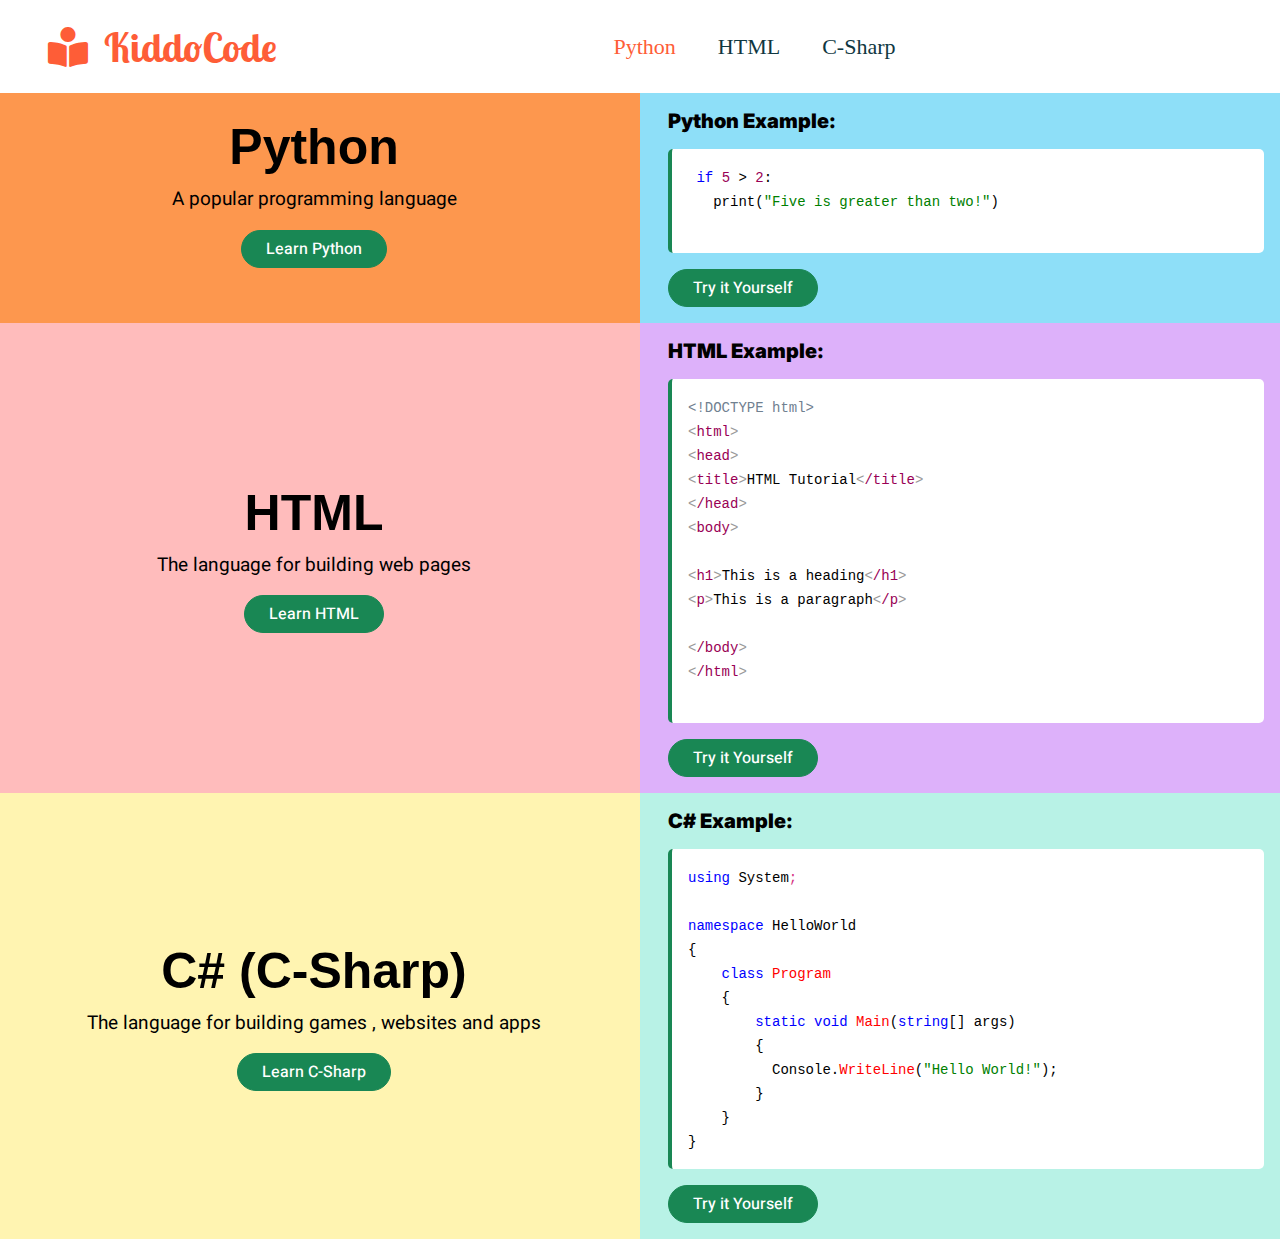
<file: courses.html>
<!DOCTYPE html>
<html lang="en">
<head>
    <meta charset="utf-8">
    <title>KiddoCode - Learning Programming Website</title>
    <meta content="width=device-width, initial-scale=1.0" name="viewport">
    <meta content="" name="keywords">
    <meta content="" name="description">

    <!-- Favicon -->
    <link href="img/favicon.ico" rel="icon">

    <!-- Google Web Fonts -->
    <link rel="preconnect" href="https://fonts.googleapis.com">
    <link rel="preconnect" href="https://fonts.gstatic.com" crossorigin>
    <link href="https://fonts.googleapis.com/css2?family=Heebo:wght@400;500;600&family=Inter:wght@600&family=Lobster+Two:wght@700&display=swap" rel="stylesheet">
    
    <!-- Icon Font Stylesheet -->
    <link href="https://cdnjs.cloudflare.com/ajax/libs/font-awesome/5.10.0/css/all.min.css" rel="stylesheet">
    <link href="https://cdn.jsdelivr.net/npm/bootstrap-icons@1.4.1/font/bootstrap-icons.css" rel="stylesheet">

    <!-- Libraries Stylesheet -->
    <link href="lib/animate/animate.min.css" rel="stylesheet">
    <link href="lib/owlcarousel/assets/owl.carousel.min.css" rel="stylesheet">

    <!-- Customized Bootstrap Stylesheet -->
    <link href="css/bootstrap.min.css" rel="stylesheet">

    <!-- Template Stylesheet -->
    <link href="css/style.css" rel="stylesheet">
</head>
<body>
    <nav class="navbar navbar-expand-lg bg-white navbar-light sticky-top px-4 px-lg-5 py-lg-0">
       
            <h1 class="m-0 text-primary"><i class="fa fa-book-reader me-3"></i>KiddoCode</h1>
        
        <button type="button" class="navbar-toggler" data-bs-toggle="collapse" data-bs-target="#navbarCollapse">
            <span class="navbar-toggler-icon"></span>
        </button>
        <div class="collapse navbar-collapse" id="navbarCollapse">
            <div class="navbar-nav mx-auto">
                <a href="#python" class="nav-item nav-link active">Python</a>
                <a href="#HTML" class="nav-item nav-link">HTML</a>
                <a href="#csharp" class="nav-item nav-link">C-Sharp</a>
                
            </div>
            
        </div>
    </nav>
    
      
    <div id="python" class="row section">
        <div class="col-md-6 box right text-center pt-4" style="background-color: #fd974e; " >
            <h1 style="font-weight:700; color: black; text-align: center ; font-family: Arial, Helvetica, sans-serif; font-size: 50px;">Python</h1>
            <p style="font-size:19px ;color: black; text-align: center;">A popular programming language</p>            
            <a href="pythonPage.html" class="btn btn-success rounded-pill px-4" style="text-align: center;">Learn Python</a>
        
        </div>
        
        <div class="col-md-6 box left" style="background-color: #8edff8;">
            <div class="card-body">
                <h5 class="card-title" style="color: black;"><strong>Python Example:</strong></h5>
                <div class="p-3 my-3" style="background-color: white; border-left: 4px solid #198754; border-radius: 5px;"><code style="white-space: pre;"> <span style="color: blue;">if</span> <span class="jsnumbercolor" style="color:#905">5</span> <span style="color: black;">&gt;</span> <span style="color: #905;">2</span><span style="color: black;">:</span>
   <span style="color: black;">print</span><span style="color: black;">(</span><span style="color: green;">"Five is greater than two!"</span><span style="color: black;">)</span>
                  </code>
                </div>
                <a href="#" class="btn btn-success rounded-pill px-4">Try it Yourself</a>
              </div>
            </div>
        </div>
       
    </div>

    <div id="HTML"class="row section">
        <div class="col-md-6 box right contact d-flex flex-column justify-content-center align-items-center text-center" style="background-color: #ffbcbc; " >
            <h1 style="font-weight:700; color: black; text-align: center ; font-family: Arial, Helvetica, sans-serif; font-size: 50px;">HTML</h1>
            <p style="font-size:19px ;color: black; text-align: center;">The language for building web pages</p>            
            <a href="HTMLPage.html" class="btn btn-success rounded-pill px-4" style="text-align: center;">Learn HTML</a>
        
        </div>
        
        <div class="col-md-6 box left" style="background-color:#ddb1fa;">
            <div class="card-body">
            <h5 class="card-title" style="color: black;"><strong>HTML Example:</strong></h5>
            <div class="p-3 my-3" style="background-color: white; border-left: 4px solid #198754; border-radius: 5px;"><code style="white-space: pre;"><span class="doctypecolor" style="color:slategray">&lt;!DOCTYPE html&gt;</span>
<span class="tagnamecolor" style="color:#905"><span class="tagcolor" style="color:#999">&lt;</span>html<span class="tagcolor" style="color:#999">&gt;</span></span>
<span class="tagnamecolor" style="color:#905"><span class="tagcolor" style="color:#999">&lt;</span>head<span class="tagcolor" style="color:#999">&gt;</span></span>
<span class="tagnamecolor" style="color:#905"><span class="tagcolor" style="color:#999">&lt;</span>title<span class="tagcolor" style="color:#999">&gt;</span></span><span style="color: black;">HTML Tutorial</span><span class="tagnamecolor" style="color:#905"><span class="tagcolor" style="color:#999">&lt;</span>/title<span class="tagcolor" style="color:#999">&gt;</span></span>
<span class="tagnamecolor" style="color:#905"><span class="tagcolor" style="color:#999">&lt;</span>/head<span class="tagcolor" style="color:#999">&gt;</span></span>
<span class="tagnamecolor" style="color:#905"><span class="tagcolor" style="color:#999">&lt;</span>body<span class="tagcolor" style="color:#999">&gt;</span></span>

<span class="tagnamecolor" style="color:#905"><span class="tagcolor" style="color:#999">&lt;</span>h1<span class="tagcolor" style="color:#999">&gt;</span></span><span style="color: black;">This is a heading</span><span class="tagnamecolor" style="color:#905"><span class="tagcolor" style="color:#999">&lt;</span>/h1<span class="tagcolor" style="color:#999">&gt;</span></span>
<span class="tagnamecolor" style="color:#905"><span class="tagcolor" style="color:#999">&lt;</span>p<span class="tagcolor" style="color:#999">&gt;</span></span><span style="color: black;">This is a paragraph</span><span class="tagnamecolor" style="color:#905"><span class="tagcolor" style="color:#999">&lt;</span>/p<span class="tagcolor" style="color:#999">&gt;</span></span>

<span class="tagnamecolor" style="color:#905"><span class="tagcolor" style="color:#999">&lt;</span>/body<span class="tagcolor" style="color:#999">&gt;</span></span>
<span class="tagnamecolor" style="color:#905"><span class="tagcolor" style="color:#999">&lt;</span>/html<span class="tagcolor" style="color:#999">&gt;</span></span>
             </code>   
            
             </div>
            <a href="#" class="btn btn-success rounded-pill px-4">Try it Yourself</a>
            </div>
           
        </div>
        
    </div>

    <div id="csharp" class="row section">
        <div class="col-md-6 box right contact d-flex flex-column justify-content-center align-items-center text-center" style="background-color: #fff4b1; " >
            <h1 style="font-weight:700; color: black; text-align: center ; font-family: Arial, Helvetica, sans-serif; font-size: 50px;"> C# (C-Sharp)</h1>
            <p style="font-size:19px ;color: black; text-align: center;">The language for building games , websites and apps</p>            
            <a href="csharpPage.html" class="btn btn-success rounded-pill px-4" style="text-align: center;">Learn C-Sharp</a>
        
        </div>
        
        <div class="col-md-6 box left" style="background-color: #b8f2e6">
            <div class="card-body">
                <h5 class="card-title" style="color: black;"><strong>C# Example:</strong></h5>
                <div class="p-3 my-3" style="background-color: white; border-left: 4px solid #198754; border-radius: 5px;"><code style="white-space: pre;"><span class="token keyword keyword-using" style="color: blue;">using</span> <span class="token namespace" style="color: black;">System</span><span class="token punctuation">;</span>

<span class="token keyword keyword-namespace" style="color: blue;">namespace</span> <span class="token namespace" style="color: black;">HelloWorld</span>
<span class="token punctuation" style="color: black;">{</span>
    <span class="token keyword keyword-class" style="color: blue;">class</span> <span class="token class-name" style="color: red;">Program</span>
    <span class="token punctuation" style="color: black;">{</span>
        <span class="token keyword keyword-static" style="color: blue;">static</span><span class="token return-type class-name"> <span class="token keyword keyword-void" style="color: blue;">void</span></span> <span class="token function" style="color: red;">Main</span><span class="token punctuation" style="color: black;">(</span><span class="token class-name"><span class="token keyword keyword-string" style="color: blue;">string</span><span class="token punctuation" style="color: black;">[</span><span class="token punctuation" style="color: black;">]</span></span> <span style="color: black;">args</span><span class="token punctuation" style="color: black;">)</span>
        <span class="token punctuation" style="color: black;">{</span>
          <span style="color: black;">Console</span><span class="token punctuation" style="color: black;">.</span><span class="token function" style="color: red;">WriteLine</span><span class="token punctuation" style="color: black;">(</span><span class="token string" style="color: green;">"Hello World!"</span><span class="token punctuation" style="color: black;">)</span><span class="token punctuation" style="color: black;">;</span>    
        <span class="token punctuation" style="color: black;">}</span>
    <span class="token punctuation" style="color: black;">}</span>
<span class="token punctuation" style="color: black;">}</span></code>
                 </code>   
                </div>
                 <a href="#" class="btn btn-success rounded-pill px-4">Try it Yourself</a>
            
        </div>
       
    </div>
   
</body>
</html>
</file>
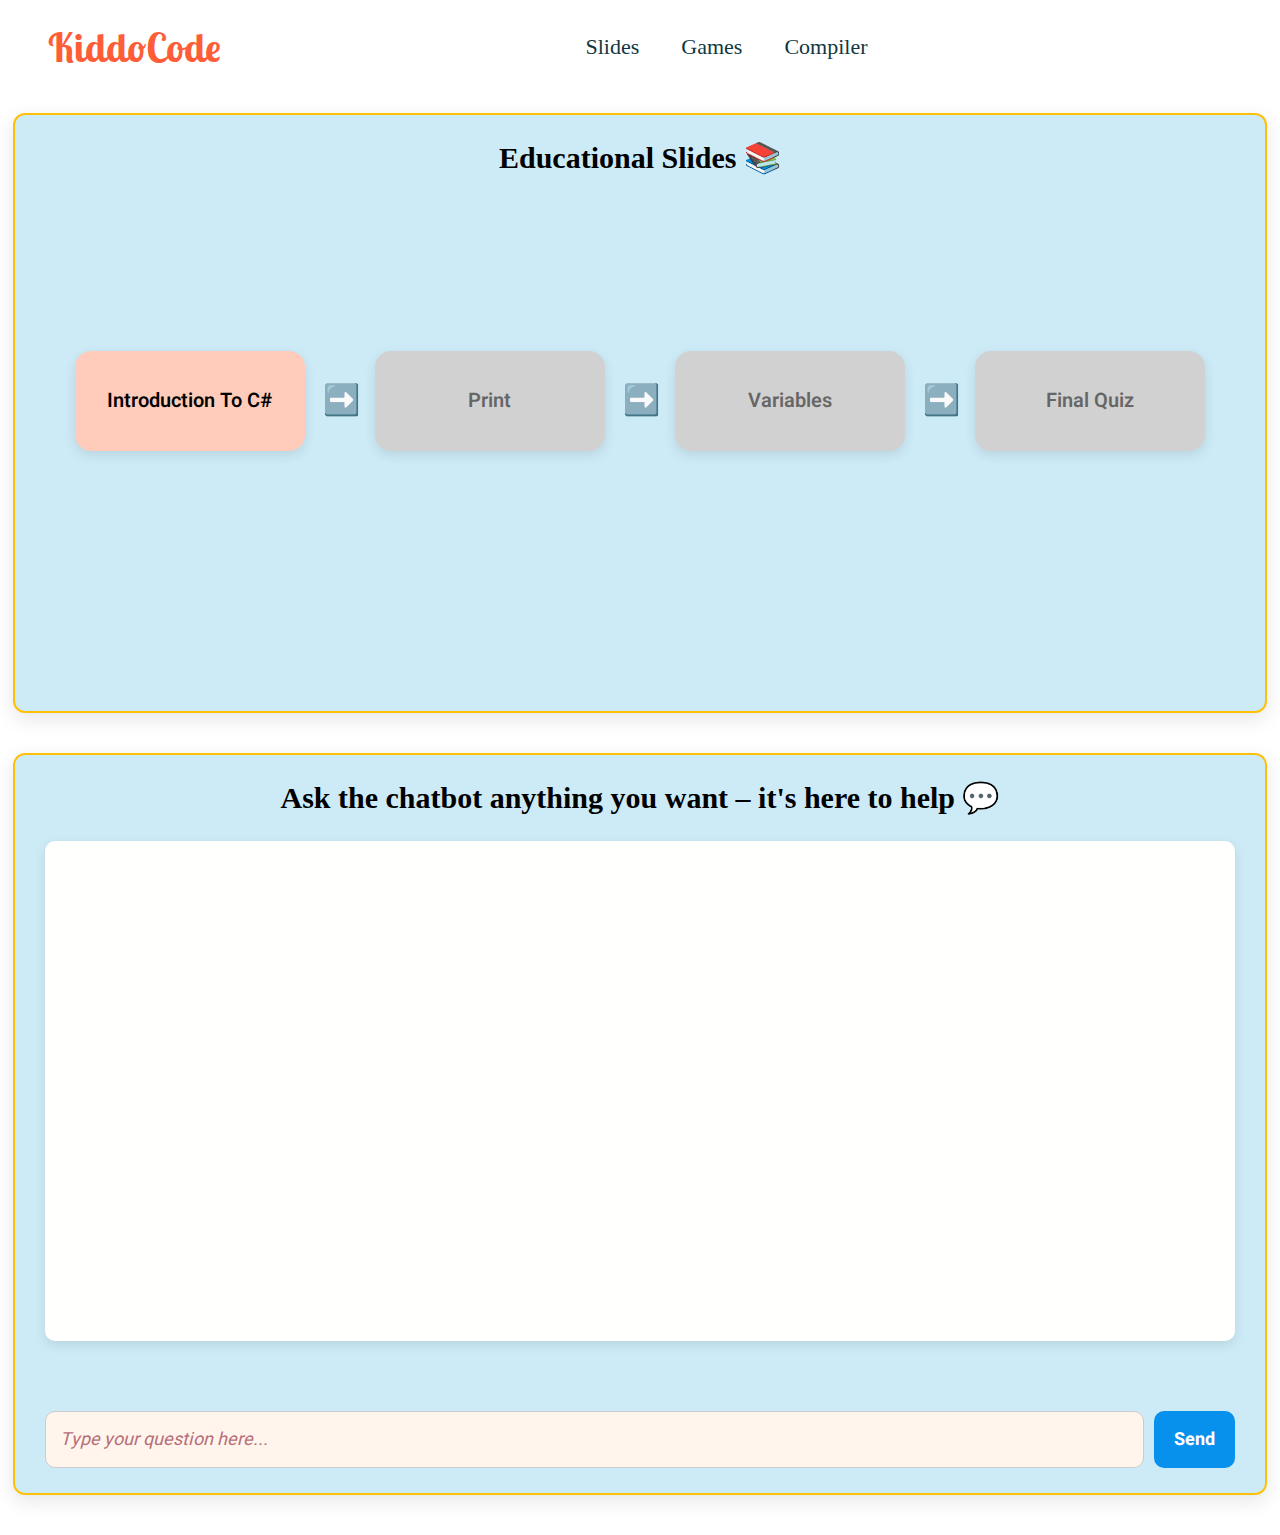
<file: csharpPage.html>
<!DOCTYPE html>
<html lang="ar">
<head>
  <meta charset="UTF-8" />
  <title>KiddoCode - Learning Programming Website</title>
  <meta content="width=device-width, initial-scale=1.0" name="viewport" />
  <link href="https://fonts.googleapis.com/css2?family=Heebo:wght@400;500;600&family=Inter:wght@600&family=Lobster+Two:wght@700&display=swap" rel="stylesheet" />
  <link href="https://cdnjs.cloudflare.com/ajax/libs/font-awesome/5.10.0/css/all.min.css" rel="stylesheet" />
  <link href="https://cdn.jsdelivr.net/npm/bootstrap-icons@1.4.1/font/bootstrap-icons.css" rel="stylesheet" />
  <link href="css/bootstrap.min.css" rel="stylesheet" />
  <link href="css/style.css" rel="stylesheet" />

</head>
<body>
  <nav class="navbar navbar-expand-lg bg-white navbar-light sticky-top px-4 px-lg-5 py-lg-0">
    <h1 class="m-0 text-primary">KiddoCode</h1>
    <button type="button" class="navbar-toggler" data-bs-toggle="collapse" data-bs-target="#navbarCollapse">
      <span class="navbar-toggler-icon"></span>
    </button>
    <div class="collapse navbar-collapse" id="navbarCollapse">
      <div class="navbar-nav mx-auto">
        <a class="nav-item nav-link" href="#" onclick="showSection('slides')">Slides</a>
        <a class="nav-item nav-link" href="#" onclick="showSection('games')">Games</a>
        <a class="nav-item nav-link" href="#">Compiler</a>
      </div>
    </div>
  </nav>

  <div class="main-content">
    <div id="slides-container" class="section-container">
      <h2 class="section-title">Educational Slides 📚</h2>
      <div class="roadmap" id="roadmap">
        <div class="lesson" onclick="openLesson(1)">Introduction To C#</div>
        <div class="lesson locked">Print</div>
        <div class="lesson locked">Variables</div>
        <div class="lesson locked">Final Quiz</div>
      </div>
      <div id="lessonContainer">
        <iframe id="lessonFrame" src=""></iframe>
      </div>
    </div>

    <div id="games-container" class="section-container" style="display:none;">
      <h2 class="section-title">Fun Coding Games 🎮</h2>
      <p style="text-align: center;">Ready to play and learn? Choose a game below:</p>
      
    </div>

    <div id="chat-container" class="section-container">
      <h2 class="section-title">Ask the chatbot anything you want – it's here to help 💬</h2>
      <div id="chat-box"></div>
      <div id="chat-controls">
        <input type="text" id="user-input" placeholder="Type your question here..." />
        <button id="send-btn" onclick="sendMessage()">Send</button>
      </div>
    </div>
  </div>

  <script>
    function showSection(sectionId) {
      const sections = {
        slides: 'slides-container',
        games: 'games-container'
      };
      for (let id in sections) {
        const el = document.getElementById(sections[id]);
        if (el) el.style.display = (id === sectionId) ? 'block' : 'none';
      }
    }

    function openLesson(num) {
      const geniallyLinks = {
        
      };
      if (geniallyLinks[num]) {
        document.getElementById('lessonFrame').src = geniallyLinks[num];
        document.getElementById('roadmap').style.display = 'none';
        document.getElementById('lessonContainer').style.display = 'block';
      }
    }

    function closeLesson() {
      document.getElementById('lessonFrame').src = '';
      document.getElementById('lessonContainer').style.display = 'none';
      document.getElementById('roadmap').style.display = 'flex';
    }

    async function sendMessage() {
      const msg = document.getElementById("user-input").value;
      if (!msg.trim()) return;

      const chatBox = document.getElementById("chat-box");
      chatBox.innerHTML += `<div class='chat-bubble-user'>${msg}</div>`;

      const response = await fetch("https://geminichatbot-s0r7.onrender.com/chat", {
        method: "POST",
        headers: { "Content-Type": "application/json" },
        body: JSON.stringify({ message: msg })
      });

      const data = await response.json();
      chatBox.innerHTML += `<div class='chat-bubble-bot'>${data.reply}</div>`;
      chatBox.scrollTop = chatBox.scrollHeight;
      document.getElementById("user-input").value = "";
    }

    document.addEventListener('DOMContentLoaded', () => {
      showSection('slides');
    });
  </script>
</body>
</html>
</file>
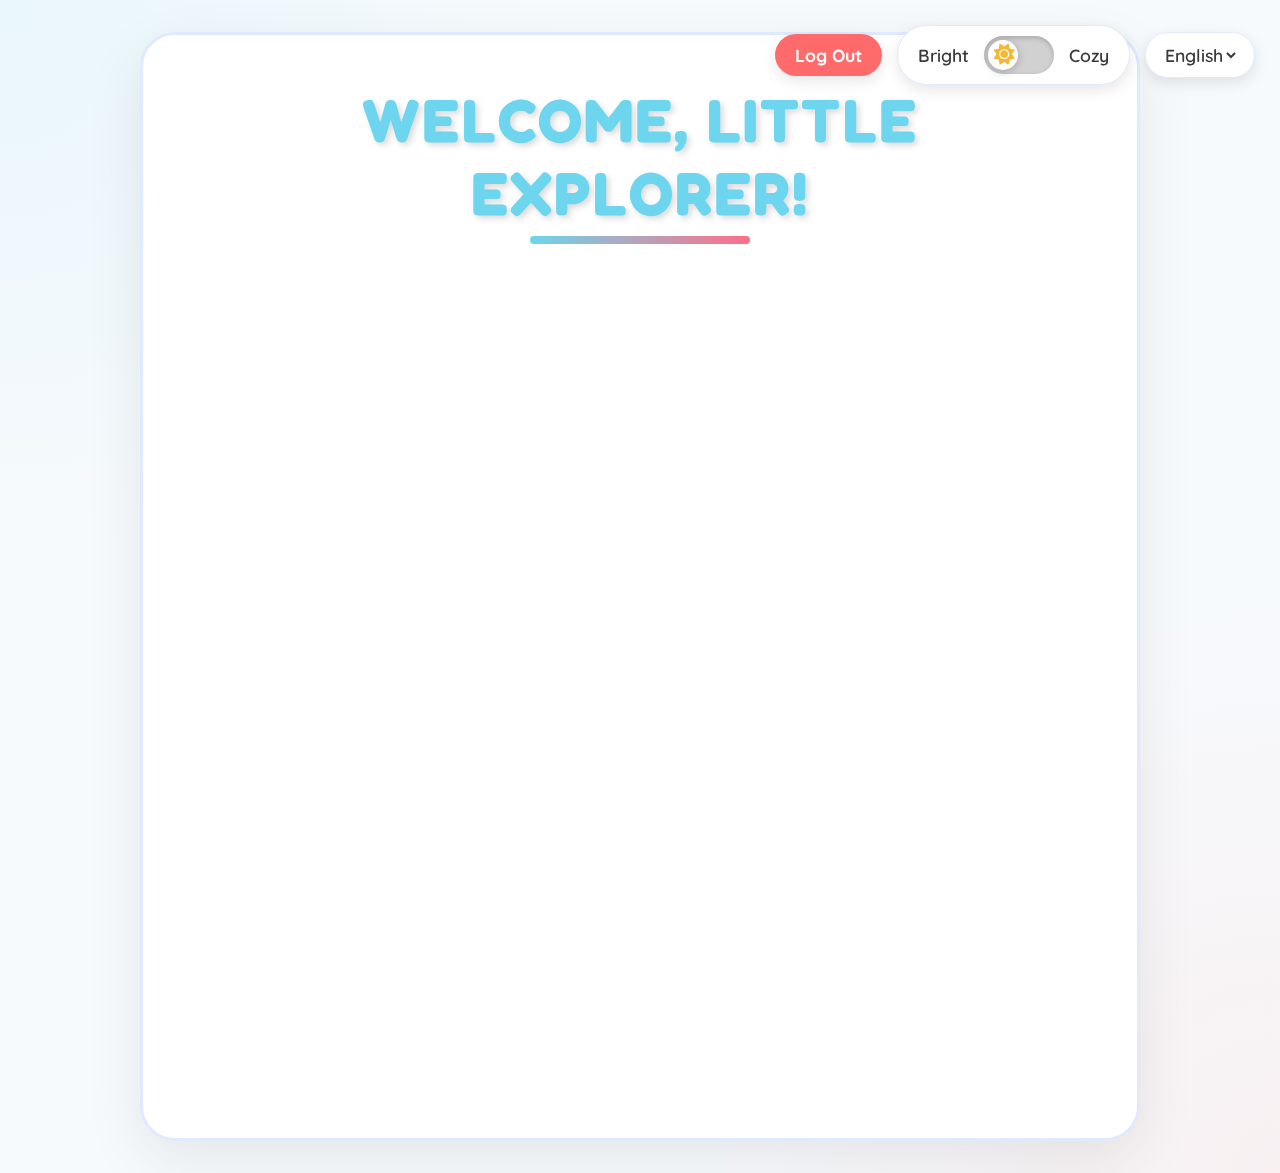
<file: Dashboard.html>
<!DOCTYPE html>
<html lang="en" dir="ltr">
<head>
    <meta charset="UTF-8">
    <meta name="viewport" content="width=device-width, initial-scale=1.0">
    <title data-lang-key="dashboardPageTitle">Kids' Learning Adventure</title>
    <link rel="stylesheet" href="https://cdnjs.cloudflare.com/ajax/libs/animate.css/4.1.1/animate.min.css">
    <link href="https://fonts.googleapis.com/css2?family=Fredoka+One&family=Quicksand:wght@400;600;700&display=swap" rel="stylesheet">
    <link rel="stylesheet" href="https://cdnjs.cloudflare.com/ajax/libs/font-awesome/6.0.0-beta3/css/all.min.css">
    
    <style>
        /* CSS Variables for theming */
        :root {
            --primary-blue: #6dd5ed;
            --primary-green: #21d06b;
            --primary-orange: #ff9a8d;
            --primary-purple: #c265f2;
            --primary-red: #ff6b6b;
            --accent-yellow: #fceb03;
            --accent-pink: #ff6e87;
            --accent-teal: #1abc9c;
            --background-light: #f7fafd;
            --card-bg-light: #ffffff;
            --text-color-dark: #3a3a3a;
            --text-color-light-gray: #777;
            --border-color-light: #e0eaff;
            --box-shadow-light: rgba(0, 0, 0, 0.08);
            --card-shadow-light: rgba(0, 0, 0, 0.08);
            --switch-bg-light: #d1d1d1;
            --switch-circle-light: #fff;
            --switch-bg-dark: #88d49a;
            --switch-circle-dark: #fff;
        }

        /* Dark theme specific variables */
        body.dark-theme {
            --background-light: #34495e;
            --card-bg-light: #4a657f;
            --text-color-dark: #ecf0f1;
            --text-color-light-gray: #bdc3c7;
            --border-color-light: #6b849c;
            --box-shadow-light: rgba(0, 0, 0, 0.3);
            --card-shadow-light: rgba(0, 0, 0, 0.2);
            --switch-bg-light: #666;
            --switch-bg-dark: #4CAF50;
        }

        /* Global styles */
        * {
            box-sizing: border-box;
            margin: 0;
            padding: 0;
        }

        body {
            font-family: 'Quicksand', sans-serif;
            background-color: var(--background-light);
            color: var(--text-color-dark);
            min-height: 100vh;
            display: flex;
            flex-direction: column;
            justify-content: center;
            align-items: center;
            padding: 2rem;
            background-image: radial-gradient(circle at top left, rgba(109, 213, 237, 0.1) 0%, transparent 50%),
                              radial-gradient(circle at bottom right, rgba(255, 154, 141, 0.1) 0%, transparent 50%);
            background-size: 800px 800px;
            background-repeat: no-repeat;
            background-position: top left, bottom right;
            animation: backgroundPulse 10s infinite alternate ease-in-out;
            transition: background-color 0.4s ease, color 0.4s ease, background-image 0.4s ease;
            overflow-x: hidden;
        }

        /* Background animation for body */
        @keyframes backgroundPulse {
            0% {
                background-size: 800px 800px;
                background-position: top left, bottom right;
            }
            50% {
                background-size: 850px 850px;
                background-position: 5% 95%, 95% 5%;
            }
            100% {
                background-size: 800px 800px;
                background-position: top left, bottom right;
            }
        }

        /* Dark theme background image */
        body.dark-theme {
            background-image: radial-gradient(circle at top left, rgba(52, 73, 94, 0.2) 0%, transparent 50%),
                              radial-gradient(circle at bottom right, rgba(74, 101, 127, 0.2) 0%, transparent 50%);
        }

        /* Container styles */
        .container {
            max-width: 1000px;
            width: 100%;
            margin: 0 auto;
            background: var(--card-bg-light);
            padding: 3rem;
            border-radius: 35px;
            box-shadow: 0 20px 60px var(--box-shadow-light);
            transition: all 0.5s cubic-bezier(0.25, 0.8, 0.25, 1);
            border: 3px solid var(--border-color-light);
            position: relative;
            overflow: hidden;
            box-shadow: 0 0 0 10px rgba(255, 255, 255, 0.1) inset, 0 20px 60px var(--box-shadow-light);
        }

        .container:hover {
            box-shadow: 0 25px 70px var(--box-shadow-light);
            transform: translateY(-8px);
        }

        /* Heading styles */
        h1 {
            font-family: 'Fredoka One', cursive;
            text-align: center;
            margin-bottom: 2.5rem;
            color: var(--primary-blue);
            font-weight: 700;
            position: relative;
            padding-bottom: 15px;
            font-size: 3.8rem;
            text-shadow: 3px 3px 6px rgba(0, 0, 0, 0.15);
            letter-spacing: 2px;
            text-transform: uppercase;
        }

        h1:after {
            content: '';
            position: absolute;
            bottom: 0;
            left: 50%;
            transform: translateX(-50%);
            width: 220px;
            height: 8px;
            background: linear-gradient(to right, var(--primary-blue), var(--accent-pink));
            border-radius: 4px;
        }

        /* Dashboard grid layout */
        .dashboard-grid {
            display: grid;
            grid-template-columns: repeat(auto-fill, minmax(300px, 1fr));
            gap: 35px;
            margin-top: 3rem;
            justify-content: center;
        }

        /* Dashboard card base styles */
        .dashboard-card {
            background-color: var(--card-bg-light);
            border-radius: 30px;
            padding: 35px;
            text-align: center;
            cursor: pointer;
            box-shadow: 0 12px 35px var(--card-shadow-light);
            transition: all 0.4s cubic-bezier(0.25, 0.8, 0.25, 1);
            border: 3px solid var(--border-color-light);
            display: flex;
            flex-direction: column;
            justify-content: center;
            align-items: center;
            min-height: 230px;
            position: relative;
            overflow: hidden;
            transform: scale(0.95);
            opacity: 0;
            animation: popIn 0.8s forwards cubic-bezier(0.68, -0.55, 0.265, 1.55);
        }

        /* Card pop-in animation */
        @keyframes popIn {
            0% {
                transform: scale(0.8);
                opacity: 0;
            }
            50% {
                transform: scale(1.05);
                opacity: 1;
            }
            100% {
                transform: scale(1);
                opacity: 1;
            }
        }

        /* Animation delays for individual cards */
        .dashboard-card:nth-child(1) { animation-delay: 0.1s; }
        .dashboard-card:nth-child(2) { animation-delay: 0.2s; }
        .dashboard-card:nth-child(3) { animation-delay: 0.3s; }
        .dashboard-card:nth-child(4) { animation-delay: 0.4s; }
        .dashboard-card:nth-child(5) { animation-delay: 0.5s; }

        /* Card hover effects */
        .dashboard-card:hover {
            transform: translateY(-18px) scale(1.08);
            box-shadow: 0 30px 70px rgba(0, 0, 0, 0.2), 0 0 0 10px rgba(255, 255, 255, 0.5);
            z-index: 10;
        }

        /* Before pseudo-element for cards (light overlay) */
        .dashboard-card::before {
            content: '';
            position: absolute;
            top: 0;
            left: 0;
            width: 100%;
            height: 100%;
            background: radial-gradient(circle at 10% 20%, rgba(255, 255, 255, 0.15) 0%, rgba(255, 255, 255, 0.05) 90%);
            border-radius: 30px;
            transition: opacity 0.3s ease;
            z-index: 1;
        }

        .dashboard-card:hover::before {
            opacity: 0;
        }

        /* Card icon styles */
        .dashboard-card .card-icon {
            font-size: 5.5rem;
            margin-bottom: 28px;
            color: var(--primary-blue);
            transition: all 0.4s cubic-bezier(0.68, -0.55, 0.265, 1.55);
            position: relative;
            z-index: 2;
        }

        .dashboard-card:hover .card-icon {
            transform: rotate(-15deg) scale(1.25) translateY(-5px);
            filter: drop-shadow(0 5px 15px rgba(0, 0, 0, 0.2));
        }

        /* Card heading styles */
        .dashboard-card h3 {
            font-family: 'Fredoka One', cursive;
            font-size: 2.4rem;
            font-weight: 700;
            color: var(--text-color-dark);
            margin-bottom: 15px;
            position: relative;
            z-index: 2;
            letter-spacing: 1px;
        }

        /* Card paragraph styles */
        .dashboard-card p {
            font-family: 'Quicksand', sans-serif;
            font-size: 1.15rem;
            color: var(--text-color-light-gray);
            position: relative;
            z-index: 2;
            line-height: 1.4;
        }

        /* Count display styles */
        .dashboard-card .count-display {
            font-size: 1.6rem;
            font-weight: 700;
            color: var(--primary-orange);
            margin-top: 18px;
            position: relative;
            z-index: 2;
            transition: color 0.3s ease, transform 0.3s ease;
            text-shadow: 1px 1px 2px rgba(0, 0, 0, 0.1);
        }

        .dashboard-card:hover .count-display {
            transform: scale(1.1);
            color: var(--accent-yellow);
        }

        body.dark-theme .dashboard-card .count-display {
            color: var(--accent-yellow);
        }

        /* Specific card themes */
        .dashboard-card.exam-card {
            background: linear-gradient(135deg, #FFD166, #FF9A8D);
            border: 3px solid #ffcc5c;
        }
        .dashboard-card.exam-card .card-icon {
            color: #FF6B35;
        }
        .dashboard-card.exam-card:hover {
            box-shadow: 0 30px 70px rgba(255, 107, 53, 0.25), 0 0 0 10px #FF6B35;
            background: linear-gradient(135deg, #FF9A8D, #FFD166);
        }
        body.dark-theme .dashboard-card.exam-card {
            background: linear-gradient(135deg, #6c3f2d, #52372f);
            border-color: #885544;
        }
        body.dark-theme .dashboard-card.exam-card .card-icon {
            color: #FF8C5A;
        }
        body.dark-theme .dashboard-card.exam-card:hover {
            box-shadow: 0 30px 70px rgba(255, 140, 90, 0.25), 0 0 0 10px #FF8C5A;
        }

        .dashboard-card.subject-card {
            background: linear-gradient(135deg, #A8E6CF, #DCE2F8);
            border: 3px solid #8fe6b8;
        }
        .dashboard-card.subject-card .card-icon {
            color: #3DB2FF;
        }
        .dashboard-card.subject-card:hover {
            box-shadow: 0 30px 70px rgba(61, 178, 255, 0.25), 0 0 0 10px #3DB2FF;
            background: linear-gradient(135deg, #DCE2F8, #A8E6CF);
        }
        body.dark-theme .dashboard-card.subject-card {
            background: linear-gradient(135deg, #2b453e, #364a5c);
            border-color: #4a6c62;
        }
        body.dark-theme .dashboard-card.subject-card .card-icon {
            color: #61A3BA;
        }
        body.dark-theme .dashboard-card.subject-card:hover {
            box-shadow: 0 30px 70px rgba(97, 163, 186, 0.25), 0 0 0 10px #61A3BA;
        }

        .dashboard-card.lesson-card {
            background: linear-gradient(135deg, #BDE1F3, #C8B8E4);
            border: 3px solid #9FD5EF;
        }
        .dashboard-card.lesson-card .card-icon {
            color: #6C5CE7;
        }
        .dashboard-card.lesson-card:hover {
            box-shadow: 0 30px 70px rgba(108, 92, 231, 0.25), 0 0 0 10px #6C5CE7;
            background: linear-gradient(135deg, #C8B8E4, #BDE1F3);
        }
        body.dark-theme .dashboard-card.lesson-card {
            background: linear-gradient(135deg, #37475c, #4a3e5c);
            border-color: #5c6c7f;
        }
        body.dark-theme .dashboard-card.lesson-card .card-icon {
            color: #937CD3;
        }
        body.dark-theme .dashboard-card.lesson-card:hover {
            box-shadow: 0 30px 70px rgba(147, 124, 211, 0.25), 0 0 0 10px #937CD3;
        }

        .dashboard-card.student-card {
            background: linear-gradient(135deg, #9AE6B4, #CDF7F6);
            border: 3px solid #7be3a2;
        }
        .dashboard-card.student-card .card-icon {
            color: #4CAF50;
        }
        .dashboard-card.student-card:hover {
            box-shadow: 0 30px 70px rgba(76, 175, 80, 0.25), 0 0 0 10px #4CAF50;
            background: linear-gradient(135deg, #CDF7F6, #9AE6B4);
        }
        body.dark-theme .dashboard-card.student-card {
            background: linear-gradient(135deg, #3a5c4a, #436463);
            border-color: #557766;
        }
        body.dark-theme .dashboard-card.student-card .card-icon {
            color: #8BC34A;
        }
        body.dark-theme .dashboard-card.student-card:hover {
            box-shadow: 0 30px 70px rgba(139, 195, 74, 0.25), 0 0 0 10px #8BC34A;
        }

        .dashboard-card.report-card {
            background: linear-gradient(135deg, #F0BBD4, #FAD6E6);
            border: 3px solid #E082B4;
        }
        .dashboard-card.report-card .card-icon {
            color: #FF1493;
        }
        .dashboard-card.report-card:hover {
            box-shadow: 0 30px 70px rgba(255, 20, 147, 0.25), 0 0 0 10px #FF1493;
            background: linear-gradient(135deg, #FAD6E6, #F0BBD4);
        }
        body.dark-theme .dashboard-card.report-card {
            background: linear-gradient(135deg, #5c304d, #6e405a);
            border-color: #8c5d79;
        }
        body.dark-theme .dashboard-card.report-card .card-icon {
            color: #FF69B4;
        }
        body.dark-theme .dashboard-card.report-card:hover {
            box-shadow: 0 30px 70px rgba(255, 105, 180, 0.25), 0 0 0 10px #FF69B4;
        }

        /* Utility controls (theme switch and logout) */
        .utility-controls {
            position: fixed;
            top: 25px;
            right: 25px;
            z-index: 100;
            display: flex;
            align-items: center;
            gap: 15px;
        }

        .theme-switch-wrapper {
            display: flex;
            align-items: center;
            gap: 15px;
            font-family: 'Quicksand', sans-serif;
            font-size: 1.1rem;
            font-weight: 600;
            color: var(--text-color-dark);
            background: var(--card-bg-light);
            padding: 10px 20px;
            border-radius: 50px;
            box-shadow: 0 5px 15px rgba(0, 0, 0, 0.1);
            border: 1px solid var(--border-color-light);
            transition: all 0.3s ease;
        }
        
        /* Language switch styles */
        .language-select-wrapper {
            background: var(--card-bg-light);
            padding: 10px 15px;
            border-radius: 50px;
            box-shadow: 0 5px 15px rgba(0, 0, 0, 0.1);
            border: 1px solid var(--border-color-light);
            transition: all 0.3s ease;
        }

        .language-select-wrapper select {
            background: transparent;
            border: none;
            font-family: 'Quicksand', sans-serif;
            font-size: 1.1rem;
            font-weight: 600;
            color: var(--text-color-dark);
            outline: none;
            cursor: pointer;
        }

        body.dark-theme .theme-switch-wrapper,
        body.dark-theme .language-select-wrapper {
            box-shadow: 0 5px 15px rgba(0, 0, 0, 0.3);
        }

        /* Theme switch styles */
        .theme-switch {
            display: inline-block;
            height: 38px;
            position: relative;
            width: 70px;
        }

        .theme-switch input {
            display: none;
        }

        .slider {
            background-color: var(--switch-bg-light);
            bottom: 0;
            cursor: pointer;
            left: 0;
            position: absolute;
            right: 0;
            top: 0;
            transition: .4s;
            border-radius: 38px;
            box-shadow: inset 0 2px 5px rgba(0, 0, 0, 0.2);
        }

        .slider:before {
            background-color: var(--switch-circle-light);
            bottom: 4px;
            content: "";
            height: 30px;
            left: 4px;
            position: absolute;
            transition: .4s;
            width: 30px;
            border-radius: 50%;
            display: flex;
            justify-content: center;
            align-items: center;
            font-size: 1.3rem;
            box-shadow: 0 2px 8px rgba(0, 0, 0, 0.2);
        }

        input:checked + .slider {
            background-color: var(--switch-bg-dark);
        }

        input:checked + .slider:before {
            transform: translateX(32px);
        }

        .slider .icon {
            position: absolute;
            top: 50%;
            transform: translateY(-50%);
            font-size: 1.3rem;
            transition: all 0.4s ease;
        }

        .slider .sun-icon {
            left: 10px;
            color: #f7b731;
        }

        .slider .moon-icon {
            right: 10px;
            color: #7b4397;
            opacity: 0;
        }

        input:checked + .slider .sun-icon {
            opacity: 0;
        }

        input:checked + .slider .moon-icon {
            opacity: 1;
        }

        /* Logout button styles */
        .logout-button {
            background-color: var(--primary-red);
            color: white;
            padding: 10px 20px;
            border-radius: 50px;
            text-decoration: none;
            font-family: 'Quicksand', sans-serif;
            font-size: 1.1rem;
            font-weight: 700;
            transition: background-color 0.3s ease, transform 0.2s ease, box-shadow 0.3s ease;
            box-shadow: 0 5px 15px rgba(0, 0, 0, 0.1);
            display: flex;
            align-items: center;
            gap: 8px;
            border: none;
            cursor: pointer;
        }

        .logout-button:hover {
            background-color: #e65c5c;
            transform: translateY(-3px);
            box-shadow: 0 8px 20px rgba(0, 0, 0, 0.2);
        }

        .logout-button:active {
            transform: translateY(0);
            box-shadow: 0 3px 10px rgba(0, 0, 0, 0.15);
        }

        body.dark-theme .logout-button {
            background-color: #a04040;
            box-shadow: 0 5px 15px rgba(0, 0, 0, 0.3);
        }

        body.dark-theme .logout-button:hover {
            background-color: #c05050;
        }

        /* Responsive adjustments */
        @media (max-width: 992px) {
            .container {
                padding: 2.5rem;
            }
            h1 {
                font-size: 3rem;
            }
            .dashboard-grid {
                grid-template-columns: repeat(auto-fill, minmax(280px, 1fr));
                gap: 25px;
            }
            .dashboard-card {
                padding: 30px;
                min-height: 200px;
            }
            .dashboard-card .card-icon {
                font-size: 4.5rem;
            }
            .dashboard-card h3 {
                font-size: 2rem;
            }
            .utility-controls {
                top: 20px;
                right: 20px;
                flex-direction: column; /* Stack controls vertically on smaller screens */
                align-items: flex-end;
            }
            .theme-switch-wrapper, .logout-button, .language-select-wrapper {
                padding: 8px 15px;
                font-size: 1rem;
            }
        }

        @media (max-width: 768px) {
            body {
                padding: 1.5rem;
            }
            .container {
                padding: 2rem;
                border-radius: 25px;
            }
            h1 {
                font-size: 2.5rem;
                margin-bottom: 2rem;
            }
            h1:after {
                width: 180px;
            }
            .dashboard-grid {
                grid-template-columns: repeat(auto-fill, minmax(250px, 1fr));
                gap: 20px;
            }
            .dashboard-card {
                padding: 25px;
                min-height: 180px;
            }
            .dashboard-card .card-icon {
                font-size: 4rem;
                margin-bottom: 20px;
            }
            .dashboard-card h3 {
                font-size: 1.8rem;
            }
            .dashboard-card p {
                font-size: 1rem;
            }
            .dashboard-card .count-display {
                font-size: 1.3rem;
            }
            .utility-controls {
                top: 15px;
                right: 15px;
            }
            .theme-switch {
                height: 32px;
                width: 60px;
            }
            .slider:before {
                height: 24px;
                width: 24px;
                left: 4px;
            }
            input:checked + .slider:before {
                transform: translateX(26px);
            }
            .slider .icon {
                font-size: 1.1rem;
            }
        }

        @media (max-width: 576px) {
            body {
                padding: 1rem;
            }
            .container {
                padding: 1.5rem;
                border-radius: 20px;
            }
            h1 {
                font-size: 2.2rem;
                margin-bottom: 1.5rem;
            }
            h1:after {
                width: 120px;
                height: 4px;
            }
            .dashboard-grid {
                grid-template-columns: 1fr;
                gap: 15px;
            }
            .dashboard-card {
                padding: 20px;
                min-height: 160px;
            }
            .dashboard-card .card-icon {
                font-size: 3.5rem;
                margin-bottom: 15px;
            }
            .dashboard-card h3 {
                font-size: 1.6rem;
            }
            .dashboard-card p {
                font-size: 0.95rem;
            }
            .dashboard-card .count-display {
                font-size: 1.2rem;
            }
            .utility-controls {
                top: 10px;
                right: 10px;
            }
            .theme-switch {
                height: 28px;
                width: 50px;
            }
            .slider:before {
                height: 20px;
                width: 20px;
                left: 3px;
            }
            input:checked + .slider:before {
                transform: translateX(27px);
            }
            .slider .icon {
                font-size: 1rem;
            }
            .slider .sun-icon {
                left: 7px;
            }
            .slider .moon-icon {
                right: 7px;
            }
        }
    </style>
</head>
<body>
    <div class="utility-controls">
        <a href="loginAdmin.html" class="logout-button" id="logoutBtn" data-lang-key="logoutButton">
            <i class="fas fa-sign-out-alt"></i> <span data-lang-key="logoutText">Log Out</span>
        </a>
        <div class="theme-switch-wrapper">
            <span data-lang-key="brightTheme">Bright</span>
            <label class="theme-switch" for="checkbox">
                <input type="checkbox" id="checkbox" />
                <div class="slider">
                    <i class="fas fa-sun icon sun-icon"></i>
                    <i class="fas fa-moon icon moon-icon"></i>
                </div>
            </label>
            <span data-lang-key="cozyTheme">Cozy</span>
        </div>
        <div class="language-select-wrapper">
            <select id="select-language">
                <option value="en">English</option>
                <option value="ar">العربية</option>
            </select>
        </div>
    </div>

    <div class="container animate__animated animate__fadeIn">
        <h1 class="animate__animated animate__bounceInDown" data-lang-key="welcomeHeading">Welcome, Little Explorer!</h1>

        <div class="dashboard-grid">
            <div class="dashboard-card exam-card" onclick="location.href='examAdmin.html'">
                <i class="fas fa-spell-check card-icon"></i>
                <h3 data-lang-key="quizzesCardTitle">Fun Quizzes!</h3>
                <p data-lang-key="quizzesCardDesc">Test your knowledge with exciting quizzes.</p>
                <p class="count-display"><span id="examCount">0</span> <span data-lang-key="quizzesCountText">Quizzes</span></p>
            </div>

            <div class="dashboard-card lesson-card" onclick="location.href='lession.html'">
                <i class="fas fa-book-reader card-icon"></i>
                <h3 data-lang-key="lessonsCardTitle">Storytime & Lessons!</h3>
                <p data-lang-key="lessonsCardDesc">Explore wonderful stories and new lessons.</p>
                <p class="count-display"><span id="lessonCount">0</span> <span data-lang-key="lessonsCountText">Stories</span></p>
            </div>

            <div class="dashboard-card student-card">
                <i class="fas fa-user-friends card-icon"></i>
                <h3 data-lang-key="friendsCardTitle">My Friends</h3>
                <p data-lang-key="friendsCardDesc">See your friends' progress and achievements.</p>
            </div>

            <div class="dashboard-card report-card">
                <i class="fas fa-trophy card-icon"></i>
                <h3 data-lang-key="achievementsCardTitle">My Achievements</h3>
                <p data-lang-key="achievementsCardDesc">Unlock new badges and celebrate your learning!</p>
                <p class="count-display"><span id="achievementCount">0</span> <span data-lang-key="achievementsCountText">Badges</span></p>
            </div>
        </div>
    </div>

    <script src="language.js"></script>
    <script>
        document.addEventListener('DOMContentLoaded', () => {
            const body = document.body;
            const checkbox = document.getElementById('checkbox');
            const logoutBtn = document.getElementById('logoutBtn');

            // Theme Toggle Functionality
            function toggleTheme() {
                if (checkbox.checked) {
                    body.classList.add('dark-theme');
                    localStorage.setItem('theme', 'dark');
                } else {
                    body.classList.remove('dark-theme');
                    localStorage.setItem('theme', 'light');
                }
            }

            // Apply saved theme on page load
            function applySavedTheme() {
                const savedTheme = localStorage.getItem('theme') || 'light';
                if (savedTheme === 'dark') {
                    body.classList.add('dark-theme');
                    checkbox.checked = true;
                } else {
                    body.classList.remove('dark-theme');
                    checkbox.checked = false;
                }
            }

            // --- Update Dashboard Counts from LocalStorage ---
            // These functions assume that 'exams' and 'subjects' (containing videos)
            // are stored as JSON strings in localStorage.

            function updateExamCount() {
                const examsString = localStorage.getItem('exams');
                let exams = [];
                try {
                    exams = JSON.parse(examsString) || [];
                } catch (e) {
                    console.error("Error parsing exams from localStorage:", e);
                    exams = []; // Reset to empty array on error
                }
                const examCountElement = document.getElementById('examCount');
                if (examCountElement) {
                    examCountElement.textContent = exams.length;
                    // Safely find and update the plural/singular text "Quiz" / "Quizzes"
                    // We will now rely on language.js to update the text based on the count and selected language
                    // For now, we'll just update the number. The language.js will handle the text.
                }
                // Trigger translation update for the count text
                applyLanguage(localStorage.getItem('selectedLanguage') || 'en');
            }

            // This is the CRUCIAL function for the "Storytime & Lessons!" card.
            // It will now read from the 'subjects' key (saved by lession.html)
            // and count the total number of videos across all subjects.
            function updateLessonCount() {
                const subjectsString = localStorage.getItem('subjects'); // Fetch subjects array from localStorage
                let subjects = [];
                try {
                    subjects = JSON.parse(subjectsString) || [];
                } catch (e) {
                    console.error("Error parsing subjects from localStorage:", e);
                    subjects = []; // Reset to empty array on error
                }

                let totalLessonCount = 0;
                // Iterate through each subject and sum up the number of videos
                subjects.forEach(subject => {
                    if (subject.videos && Array.isArray(subject.videos)) {
                        totalLessonCount += subject.videos.length;
                    }
                });

                const lessonCountElement = document.getElementById('lessonCount');
                if (lessonCountElement) {
                    lessonCountElement.textContent = totalLessonCount;
                    // We will now rely on language.js to update the text based on the count and selected language
                }
                 // Trigger translation update for the count text
                applyLanguage(localStorage.getItem('selectedLanguage') || 'en');
            }

            function updateAchievementCount() {
                // Placeholder: You'll need to define how achievements are stored.
                const achievementsString = localStorage.getItem('achievements'); // Assume you save them here
                let achievements = [];
                try {
                    achievements = JSON.parse(achievementsString) || [];
                } catch (e) {
                    console.error("Error parsing achievements from localStorage:", e);
                    achievements = []; // Reset to empty array on error
                }
                const achievementCountElement = document.getElementById('achievementCount');
                if (achievementCountElement) {
                    achievementCountElement.textContent = achievements.length;
                    // We will now rely on language.js to update the text based on the count and selected language
                }
                // Trigger translation update for the count text
                applyLanguage(localStorage.getItem('selectedLanguage') || 'en');
            }

            // Log Out functionality
            function handleLogout() {
                // For now, this just clears relevant localStorage items and redirects to loginAdmin.html
                // In a real application, you'd likely involve a server-side logout process
                if (confirm('Are you sure you want to log out?')) {
                    // It's generally better to clear specific keys rather than localStorage.clear()
                    // unless you are absolutely sure all data in localStorage is user-specific and should be removed.
                    localStorage.removeItem('theme');
                    localStorage.removeItem('exams');
                    localStorage.removeItem('subjects'); // Make sure to clear subjects too!
                    localStorage.removeItem('achievements');
                    // Add more removeItem calls for other user-specific data as needed
                    window.location.href = 'loginAdmin.html'; // Redirect to your login page
                }
            }

            // Initialize theme and counts on page load
            applySavedTheme();
            updateExamCount();
            updateLessonCount(); // Call this function to update the lesson count
            updateAchievementCount();

            // Add event listeners
            checkbox.addEventListener('change', toggleTheme);
            if (logoutBtn) { // Ensure button exists before adding listener
                logoutBtn.addEventListener('click', handleLogout);
            }

            // Listen for changes in localStorage from other tabs/windows for dynamic updates
            window.addEventListener('storage', function(e) {
                if (e.key === 'exams') {
                    updateExamCount();
                }
                if (e.key === 'subjects') { // Listen for changes to 'subjects' to update lesson count
                    updateLessonCount();
                }
                if (e.key === 'achievements') {
                    updateAchievementCount();
                }
                if (e.key === 'selectedLanguage') { // Listen for language changes as well
                    applyLanguage(e.newValue);
                }
            });
        });
    </script>
</body>
</html>
</file>
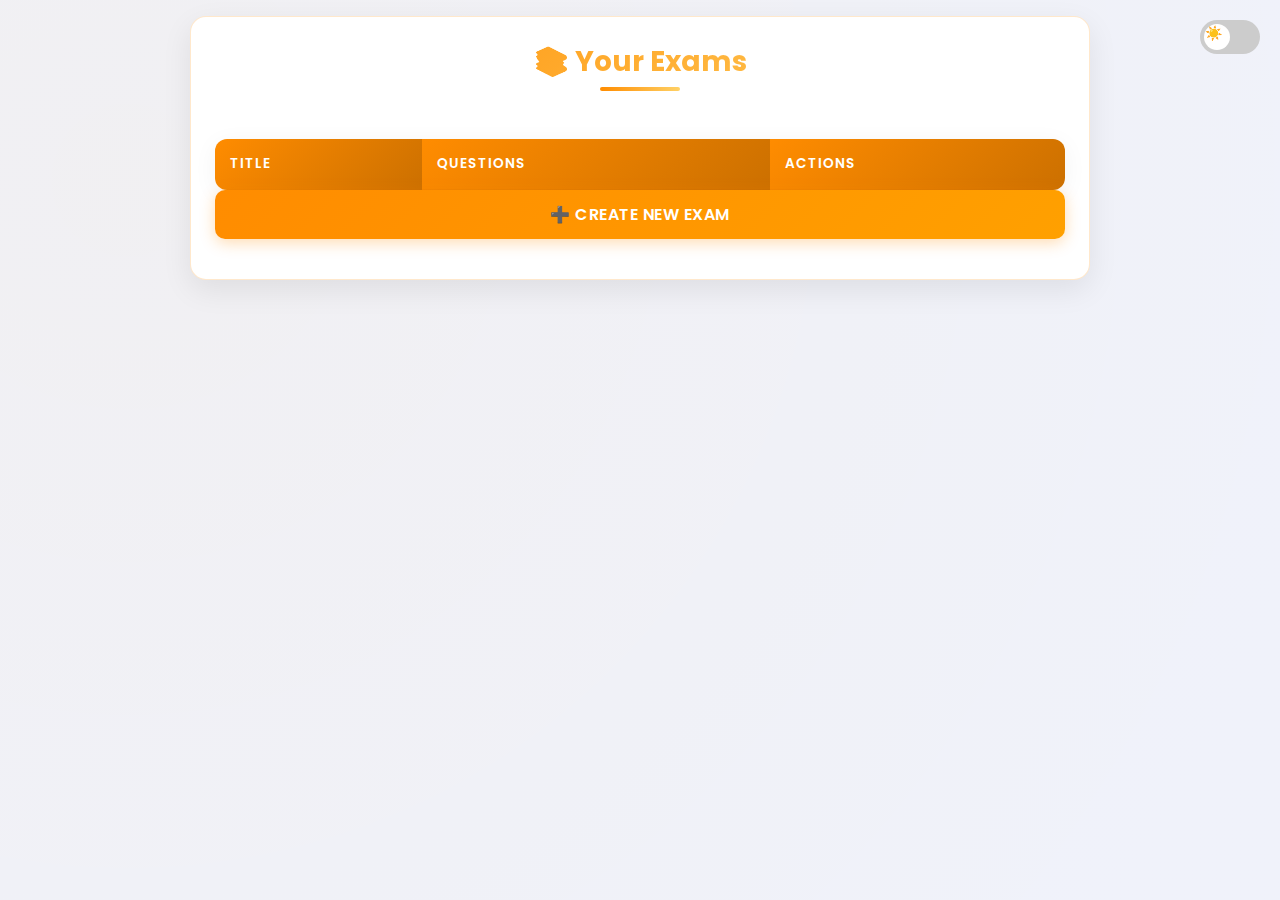
<file: examAdmin.html>
<!DOCTYPE html>
<html lang="en">
<head>
    <meta charset="UTF-8">
    <meta name="viewport" content="width=device-width, initial-scale=1.0">
    <title data-lang-key="examManagementTitle">Exam Management System</title>
    <link rel="stylesheet" href="https://cdnjs.cloudflare.com/ajax/libs/animate.css/4.1.1/animate.min.css">
    <style>
        @import url('https://fonts.googleapis.com/css2?family=Poppins:wght@400;600;700&display=swap');

        :root {
            --primary: #ff8c00; /* Orange */
            --primary-light: #FFA000; /* Lighter Orange */
            --primary-dark: #CC7000; /* Darker Orange */
            --secondary: #FFD166; /* Light Yellow */

            --bg-color: #F0F4FF; /* Light background */
            --container-bg: #ffffff; /* White container */
            --text-color: #292929; /* Dark text */
            --gray: #e0e0e0; /* Border/separator */
            --question-bg: #ffffff; /* Question card background */
            --table-bg: #ffffff; /* Table background */
            --table-even-bg: #F0F4FF; /* Light even row */
            --input-bg: #ffffff; /* Input background */
            --border-color: rgba(255, 140, 0, 0.2); /* Primary based border */

            --green-btn: #4CAF50;
            --red-btn: #F44336;
            --blue-btn: #2196F3;
        }

        .dark-mode {
            --primary: #FFA000; /* Slightly brighter orange for dark mode accent */
            --primary-light: #FF8C00;
            --primary-dark: #CC7000;
            --secondary: #FFD166;

            --bg-color: #2c3e50; /* Dark background */
            --container-bg: #34495e; /* Darker container */
            --text-color: #ecf0f1; /* Light text */
            --gray: #4a657f; /* Dark border/separator */
            --question-bg: #34495e; /* Dark question card background */
            --table-bg: #34495e; /* Dark table background */
            --table-even-bg: #2c3e50; /* Dark even row */
            --input-bg: #34495e; /* Dark input background */
            --border-color: rgba(255, 140, 0, 0.3); /* Primary based border */

            --green-btn: #66bb6a;
            --red-btn: #ef5350;
            --blue-btn: #42a5f5;
        }

        * {
            box-sizing: border-box;
            margin: 0;
            padding: 0;
        }

        body {
            font-family: 'Poppins', sans-serif;
            background-color: var(--bg-color);
            color: var(--text-color);
            min-height: 100vh;
            padding: 1rem;
            background-image: radial-gradient(circle at 10% 20%, rgba(255,160,0,0.05) 0%, rgba(255,140,0,0.02) 90%);
            transition: all 0.3s ease;
        }

        .dark-mode body {
            background-image: radial-gradient(circle at 10% 20%, rgba(52, 73, 94, 0.08) 0%, rgba(44, 62, 80, 0.04) 90%);
        }

        .container {
            max-width: 900px;
            margin: 0 auto;
            background: var(--container-bg);
            padding: 1.5rem;
            border-radius: 16px;
            box-shadow: 0 10px 30px rgba(0, 0, 0, 0.08);
            transition: all 0.3s ease;
            border: 1px solid var(--border-color);
        }

        @media (max-width: 768px) {
            .container {
                padding: 1rem;
                border-radius: 12px;
            }
        }

        .container:hover {
            box-shadow: 0 15px 35px rgba(0, 0, 0, 0.12);
            transform: translateY(-2px);
        }

        h2 {
            text-align: center;
            margin-bottom: 1.5rem;
            color: var(--primary);
            font-weight: 700;
            position: relative;
            display: inline-block;
            width: 100%;
            font-size: 1.75rem;
        }

        @media (max-width: 768px) {
            h2 {
                font-size: 1.5rem;
                margin-bottom: 1rem;
            }
        }

        h2:after {
            content: '';
            position: absolute;
            bottom: -8px;
            left: 50%;
            transform: translateX(-50%);
            width: 80px;
            height: 4px;
            background: linear-gradient(to right, var(--primary), var(--secondary));
            border-radius: 2px;
        }

        label {
            font-weight: 600;
            color: var(--text-color);
            margin-bottom: 0.5rem;
            display: block;
            font-size: 1rem;
        }

        input, textarea {
            padding: 0.8rem 1rem;
            border-radius: 10px;
            border: 2px solid var(--gray); /* Changed from #eee */
            width: 100%;
            margin-bottom: 1.2rem;
            font-size: 1rem;
            background-color: var(--input-bg);
            color: var(--text-color);
            transition: all 0.3s ease;
            font-family: 'Poppins', sans-serif;
        }

        @media (max-width: 480px) {
            input, textarea {
                padding: 0.7rem 0.9rem;
                font-size: 0.9rem;
            }
        }

        input:focus, textarea:focus {
            outline: none;
            border-color: var(--primary);
            box-shadow: 0 0 0 3px rgba(255, 140, 0, 0.2); /* Updated primary color rgba */
        }

        .question {
            background: var(--question-bg);
            border-radius: 12px;
            padding: 1.5rem;
            margin-bottom: 1.5rem;
            transition: all 0.3s ease;
            box-shadow: 0 5px 15px rgba(0, 0, 0, 0.03);
            border: 1px solid var(--border-color);
            position: relative;
            overflow: hidden;
        }

        @media (max-width: 768px) {
            .question {
                padding: 1rem;
            }
        }

        .question:hover {
            transform: translateY(-3px);
            box-shadow: 0 8px 25px rgba(0, 0, 0, 0.08);
            border-color: var(--border-color);
        }

        .question:before {
            content: '';
            position: absolute;
            top: 0;
            left: 0;
            width: 4px;
            height: 100%;
            background: linear-gradient(to bottom, var(--primary), var(--secondary));
        }

        .btn {
            background: linear-gradient(135deg, var(--primary), var(--primary-light));
            color: white;
            padding: 12px 24px;
            border: none;
            border-radius: 10px;
            font-size: 1rem;
            font-weight: 600;
            cursor: pointer;
            transition: all 0.3s ease;
            width: 100%;
            margin-bottom: 1rem;
            letter-spacing: 0.5px;
            text-transform: uppercase;
            font-family: 'Poppins', sans-serif;
            box-shadow: 0 4px 15px rgba(255, 140, 0, 0.3); /* Updated primary color rgba */
            position: relative;
            overflow: hidden;
        }

        @media (max-width: 480px) {
            .btn {
                padding: 10px 20px;
                font-size: 0.9rem;
            }
        }

        .btn:hover {
            transform: translateY(-2px);
            box-shadow: 0 6px 20px rgba(255, 140, 0, 0.4); /* Updated primary color rgba */
        }

        .btn:active {
            transform: translateY(0);
        }

        .btn:after {
            content: '';
            position: absolute;
            top: 0;
            left: 0;
            width: 100%;
            height: 100%;
            background: linear-gradient(135deg, var(--primary-light), var(--primary));
            opacity: 0;
            transition: all 0.3s ease;
        }

        .btn:hover:after {
            opacity: 1;
        }

        .remove-btn {
            background: linear-gradient(135deg, var(--red-btn), #FF7676); /* Using red-btn variable */
            box-shadow: 0 4px 15px rgba(244, 67, 54, 0.3); /* Updated rgba for red */
        }

        .remove-btn:hover {
            box-shadow: 0 6px 20px rgba(244, 67, 54, 0.4); /* Updated rgba for red */
        }

        .remove-btn:after {
            background: linear-gradient(135deg, #FF7676, var(--red-btn)); /* Using red-btn variable */
        }

        /* Exams table */
        .exams-table {
            width: 100%;
            border-collapse: separate;
            border-spacing: 0;
            margin-top: 2rem;
            background-color: var(--table-bg);
            border-radius: 12px;
            overflow: hidden;
            box-shadow: 0 5px 25px rgba(0, 0, 0, 0.05);
        }

        .exams-table th, .exams-table td {
            padding: 15px;
            text-align: left;
            border-bottom: 1px solid rgba(0, 0, 0, 0.05);
            color: var(--text-color);
        }

        @media (max-width: 768px) {
            .exams-table th, .exams-table td {
                padding: 10px;
                font-size: 0.9rem;
            }
        }

        @media (max-width: 600px) {
            .exams-table {
                display: block;
                overflow-x: auto;
                white-space: nowrap;
            }
        }

        .exams-table th {
            background: linear-gradient(135deg, var(--primary), var(--primary-dark));
            color: white;
            font-weight: 600;
            text-transform: uppercase;
            font-size: 0.85rem;
            letter-spacing: 1px;
        }

        .exams-table tr:nth-child(even) {
            background-color: var(--table-even-bg);
        }

        .exams-table tr:hover {
            background-color: rgba(255, 140, 0, 0.05); /* Updated primary color rgba */
            transform: scale(1.01);
        }

        .exams-table tr {
            transition: all 0.3s ease;
        }

        .action-btn {
            padding: 8px 12px;
            border-radius: 8px;
            border: none;
            cursor: pointer;
            margin-right: 8px;
            font-weight: 600;
            font-size: 0.8rem;
            transition: all 0.3s ease;
            box-shadow: 0 2px 8px rgba(0, 0, 0, 0.1);
        }

        @media (max-width: 768px) {
            .action-btn {
                padding: 6px 10px;
                font-size: 0.75rem;
                margin-right: 5px;
                margin-bottom: 5px;
            }
        }

        .edit-btn {
            background: linear-gradient(135deg, var(--green-btn), #66BB6A); /* Using green-btn variable */
            color: white;
        }

        .delete-btn {
            background: linear-gradient(135deg, var(--red-btn), #EF5350); /* Using red-btn variable */
            color: white;
        }

        .view-btn {
            background: linear-gradient(135deg, var(--blue-btn), #42A5F5); /* Using blue-btn variable */
            color: white;
        }

        .action-btn:hover {
            transform: translateY(-2px);
            box-shadow: 0 4px 12px rgba(0, 0, 0, 0.15);
        }

        .hidden {
            display: none;
        }

        .back-btn {
            background: linear-gradient(135deg, #9E9E9E, #BDBDBD);
            box-shadow: 0 4px 15px rgba(158, 158, 158, 0.3);
        }

        .back-btn:hover {
            box-shadow: 0 6px 20px rgba(158, 158, 158, 0.4);
        }

        .back-btn:after {
            background: linear-gradient(135deg, #BDBDBD, #9E9E9E);
        }

        /* Animation effects */
        @keyframes fadeIn {
            from { opacity: 0; transform: translateY(10px); }
            to { opacity: 1; transform: translateY(0); }
        }

        .fade-in {
            animation: fadeIn 0.5s ease forwards;
        }

        .pulse {
            animation: pulse 2s infinite;
        }

        @keyframes pulse {
            0% { box-shadow: 0 0 0 0 rgba(255, 140, 0, 0.4); } /* Updated primary color rgba */
            70% { box-shadow: 0 0 0 10px rgba(255, 140, 0, 0); } /* Updated primary color rgba */
            100% { box-shadow: 0 0 0 0 rgba(255, 140, 0, 0); } /* Updated primary color rgba */
        }

        /* Question effects */
        .question-enter {
            opacity: 0;
            transform: scale(0.9);
        }

        .question-enter-active {
            opacity: 1;
            transform: scale(1);
            transition: all 0.3s ease;
        }

        /* Progress bar */
        .progress-bar {
            height: 4px;
            background: linear-gradient(to right, var(--primary), var(--secondary));
            position: fixed;
            top: 0;
            left: 0;
            width: 0%;
            z-index: 1000;
            transition: width 0.3s ease;
        }

        /* Text effects */
        .text-gradient {
            background: linear-gradient(135deg, var(--primary), var(--secondary));
            -webkit-background-clip: text;
            background-clip: text;
            color: transparent;
        }

        /* Theme switch */
        .theme-switch {
            position: fixed;
            top: 20px;
            right: 20px;
            z-index: 1000;
        }

        @media (max-width: 480px) {
            .theme-switch {
                top: 15px;
                right: 15px;
            }
        }

        .switch {
            position: relative;
            display: inline-block;
            width: 60px;
            height: 34px;
        }

        @media (max-width: 480px) {
            .switch {
                width: 50px;
                height: 28px;
            }
        }

        .switch input {
            opacity: 0;
            width: 0;
            height: 0;
        }

        .slider {
            position: absolute;
            cursor: pointer;
            top: 0;
            left: 0;
            right: 0;
            bottom: 0;
            background-color: #ccc;
            transition: .4s;
            border-radius: 34px;
        }

        .slider:before {
            position: absolute;
            content: "";
            height: 26px;
            width: 26px;
            left: 4px;
            bottom: 4px;
            background-color: white;
            transition: .4s;
            border-radius: 50%;
        }

        @media (max-width: 480px) {
            .slider:before {
                height: 20px;
                width: 20px;
            }
        }

        input:checked + .slider {
            background-color: var(--green-btn); /* Updated to a green from the second design for dark mode toggle */
        }

        input:checked + .slider:before {
            transform: translateX(26px);
        }

        @media (max-width: 480px) {
            input:checked + .slider:before {
                transform: translateX(22px);
            }
        }

        .slider:after {
            content: "☀️";
            position: absolute;
            left: 5px;
            top: 3px;
            font-size: 14px;
        }

        @media (max-width: 480px) {
            .slider:after {
                font-size: 12px;
                top: 2px;
            }
        }

        input:checked + .slider:after {
            content: "🌙";
            left: 35px;
        }

        @media (max-width: 480px) {
            input:checked + .slider:after {
                left: 28px;
            }
        }

        /* Modal adjustments for mobile */
        @media (max-width: 600px) {
            .modal-content {
                width: 95% !important;
                padding: 1rem !important;
            }
        }

        /* Action buttons container for mobile */
        .actions-container {
            display: flex;
            flex-wrap: wrap;
        }

        @media (max-width: 480px) {
            .actions-container {
                flex-direction: column;
            }
            .action-btn {
                width: 100%;
                margin-right: 0;
                margin-bottom: 5px;
            }
        }
    </style>
</head>
<body>
    <div class="progress-bar"></div>

    <div class="theme-switch">
        <label class="switch">
            <input type="checkbox" id="themeToggle">
            <span class="slider"></span>
        </label>
    </div>

    <div class="container animate__animated animate__fadeIn">
        <div id="examsListPage">
            <h2 class="text-gradient" data-lang-key="yourExams">📚 Your Exams</h2>
            <table class="exams-table">
                <thead>
                    <tr>
                        <th data-lang-key="tableHeaderTitle">Title</th>
                        <th data-lang-key="tableHeaderQuestions">Questions</th>
                        <th data-lang-key="tableHeaderActions">Actions</th>
                    </tr>
                </thead>
                <tbody id="examsTableBody">
                    </tbody>
            </table>
            <button type="button" class="btn pulse" onclick="showCreateForm()" data-lang-key="createNewExamButton">➕ Create New Exam</button>
        </div>

        <div id="examFormPage" class="hidden">
            <h2 id="formTitle" class="text-gradient">✨ Create New Exam ✨</h2>
            <label for="examTitle" data-lang-key="examTitleLabel">Exam Title:</label>
            <input type="text" id="examTitle" placeholder="Enter exam title" data-lang-key="enterExamTitlePlaceholder" data-lang-placeholder-key="enterExamTitlePlaceholder">

            <div id="questionsContainer"></div>
            <button type="button" class="btn" onclick="addQuestion()" data-lang-key="addQuestionButton">+ Add Question</button>
            <button type="button" class="btn pulse" onclick="saveExam()" data-lang-key="saveExamButton">💾 Save Exam</button>
            <button type="button" class="btn back-btn" onclick="showExamsList()" data-lang-key="backToExamsListButton">← Back to Exams List</button>
        </div>
    </div>

    <script src="language.js"></script>
    <script>
        let exams = JSON.parse(localStorage.getItem('exams')) || [];
        let editIndex = null;

        // Theme toggle functionality
        const themeToggle = document.getElementById('themeToggle');
        const prefersDarkScheme = window.matchMedia('(prefers-color-scheme: dark)');

        // Check for saved theme preference or use system preference
        const currentTheme = localStorage.getItem('theme');
        if (currentTheme === 'dark' || (!currentTheme && prefersDarkScheme.matches)) {
            document.body.classList.add('dark-mode');
            themeToggle.checked = true;
        }

        themeToggle.addEventListener('change', function() {
            if (this.checked) {
                document.body.classList.add('dark-mode');
                localStorage.setItem('theme', 'dark');
            } else {
                document.body.classList.remove('dark-mode');
                localStorage.setItem('theme', 'light');
            }
        });

        // Progress bar effect
        window.addEventListener('scroll', function() {
            const scrollTop = document.documentElement.scrollTop || document.body.scrollTop;
            const scrollHeight = document.documentElement.scrollHeight - document.documentElement.clientHeight;
            const scrollProgress = (scrollTop / scrollHeight) * 100;
            document.querySelector('.progress-bar').style.width = scrollProgress + '%';
        });

        // On page load, show exams list
        window.onload = function() {
            showExamsList();
            document.querySelector('.container').classList.add('animate__fadeIn');
        };

        function addQuestion(data = null) {
            const container = document.getElementById('questionsContainer');
            const questionDiv = document.createElement('div');
            questionDiv.className = 'question fade-in';
            
            questionDiv.innerHTML = `
                <label data-lang-key="questionLabel">Question:</label>
                <input type="text" class="questionText" value="${data ? data.text : ''}" placeholder="" data-lang-key="enterQuestionTextPlaceholder" data-lang-placeholder-key="enterQuestionTextPlaceholder">
                <label data-lang-key="optionALabel">Option A:</label>
                <input type="text" class="optionA" value="${data ? data.options[0] : ''}" placeholder="" data-lang-key="optionA" data-lang-placeholder-key="optionA">
                <label data-lang-key="optionBLabel">Option B:</label>
                <input type="text" class="optionB" value="${data ? data.options[1] : ''}" placeholder="" data-lang-key="optionB" data-lang-placeholder-key="optionB">
                <label data-lang-key="optionCLabel">Option C:</label>
                <input type="text" class="optionC" value="${data ? data.options[2] : ''}" placeholder="" data-lang-key="optionC" data-lang-placeholder-key="optionC">
                <label data-lang-key="optionDLabel">Option D:</label>
                <input type="text" class="optionD" value="${data ? data.options[3] : ''}" placeholder="" data-lang-key="optionD" data-lang-placeholder-key="optionD">
                <label data-lang-key="correctAnswerLabel">Correct Answer (A/B/C/D):</label>
                <input type="text" class="correctAnswer" maxlength="1" value="${data ? data.correct : ''}" placeholder="" data-lang-key="correctOptionPlaceholder" data-lang-placeholder-key="correctOptionPlaceholder">
                <button type="button" class="btn remove-btn" onclick="removeQuestion(this)" data-lang-key="removeQuestionButton">🗑️ Remove Question</button>
            `;

            // Apply translations to the newly added elements immediately
            applyLanguage(localStorage.getItem('selectedLanguage') || 'en', questionDiv);

            container.appendChild(questionDiv);
            questionDiv.scrollIntoView({ behavior: 'smooth', block: 'end' });
        }

        function removeQuestion(button) {
            const questionDiv = button.parentElement;
            questionDiv.style.transform = 'scale(0.9)';
            questionDiv.style.opacity = '0';
            setTimeout(() => {
                questionDiv.remove();
            }, 300);
        }

        function saveExam() {
            const title = document.getElementById('examTitle').value.trim();
            if (!title) {
                alert(translations[localStorage.getItem('selectedLanguage') || 'en']['alertEnterExamTitle']);
                document.getElementById('examTitle').focus();
                return;
            }

            const questions = [...document.querySelectorAll('.question')].map(q => {
                return {
                    text: q.querySelector('.questionText').value.trim(),
                    options: [
                        q.querySelector('.optionA').value.trim(),
                        q.querySelector('.optionB').value.trim(),
                        q.querySelector('.optionC').value.trim(),
                        q.querySelector('.optionD').value.trim()
                    ],
                    correct: q.querySelector('.correctAnswer').value.trim().toUpperCase()
                };
            });

            if (questions.length === 0) {
                alert(translations[localStorage.getItem('selectedLanguage') || 'en']['alertAddAtLeastOneQuestion']);
                return;
            }

            const invalidQuestion = questions.find(q => 
                !q.text || 
                q.options.some(opt => !opt) || 
                !['A','B','C','D'].includes(q.correct)
            );

            if (invalidQuestion) {
                alert(translations[localStorage.getItem('selectedLanguage') || 'en']['alertFillAllFieldsCorrectly']);
                return;
            }

            const newExam = { title, questions };
            if (editIndex !== null) {
                exams[editIndex] = newExam;
            } else {
                exams.push(newExam);
            }

            localStorage.setItem('exams', JSON.stringify(exams));
            
            // Save effect
            document.querySelector('.container').classList.add('animate__pulse');
            setTimeout(() => {
                document.querySelector('.container').classList.remove('animate__pulse');
                showExamsList();
            }, 1000);
        }

        // Show exams list
        function showExamsList() {
            document.getElementById('examsListPage').classList.remove('hidden');
            document.getElementById('examFormPage').classList.add('hidden');
            
            const tableBody = document.getElementById('examsTableBody');
            tableBody.innerHTML = '';
            
            exams.forEach((exam, index) => {
                const row = document.createElement('tr');
                row.className = 'fade-in';
                row.style.animationDelay = `${index * 0.1}s`;

                const currentLang = localStorage.getItem('selectedLanguage') || 'en';
                const questionTextKey = exam.questions.length === 1 ? 'questionSingular' : 'questionPlural';
                const questionCountText = translations[currentLang][questionTextKey];

                row.innerHTML = `
                    <td><strong>${exam.title}</strong></td>
                    <td>${exam.questions.length} ${questionCountText}</td>
                    <td>
                        <div class="actions-container">
                            <button class="action-btn edit-btn" onclick="editExam(${index})" data-lang-key="editButton">✏️ Edit</button>
                            <button class="action-btn delete-btn" onclick="deleteExam(${index})" data-lang-key="deleteButton">🗑️ Delete</button>
                            <button class="action-btn view-btn" onclick="viewExam(${index})" data-lang-key="viewButton">👁️ View</button>
                        </div>
                    </td>
                `;
                tableBody.appendChild(row);
            });
            // Apply language to newly created table rows
            applyLanguage(localStorage.getItem('selectedLanguage') || 'en');
        }

        // Show create new exam form
        function showCreateForm() {
            document.getElementById('examsListPage').classList.add('hidden');
            document.getElementById('examFormPage').classList.remove('hidden');
            
            const formTitleElement = document.getElementById('formTitle');
            formTitleElement.textContent = translations[localStorage.getItem('selectedLanguage') || 'en']['createExamFormTitle'];
            formTitleElement.classList.add('animate__rubberBand');
            
            // Clear form
            document.getElementById('examTitle').value = '';
            document.getElementById('questionsContainer').innerHTML = '';
            editIndex = null;
            
            // Effects
            setTimeout(() => {
                formTitleElement.classList.remove('animate__rubberBand');
            }, 1000);
            
            // Focus on title field
            setTimeout(() => {
                document.getElementById('examTitle').focus();
            }, 200);
        }

        // Edit existing exam
        function editExam(index) {
            document.getElementById('examsListPage').classList.add('hidden');
            document.getElementById('examFormPage').classList.remove('hidden');
            
            const formTitleElement = document.getElementById('formTitle');
            formTitleElement.textContent = translations[localStorage.getItem('selectedLanguage') || 'en']['editExamFormTitle'];
            formTitleElement.classList.add('animate__rubberBand');
            
            // Fill form with exam data
            const exam = exams[index];
            document.getElementById('examTitle').value = exam.title;
            document.getElementById('questionsContainer').innerHTML = '';
            exam.questions.forEach(q => addQuestion(q)); // addQuestion will apply language for each new question
            
            editIndex = index;
            
            // Effects
            setTimeout(() => {
                formTitleElement.classList.remove('animate__rubberBand');
            }, 1000);
        }

        // Delete exam
        function deleteExam(index) {
            if (confirm(translations[localStorage.getItem('selectedLanguage') || 'en']['confirmDeleteExam'])) {
                // Delete effect
                const row = document.querySelector(`#examsTableBody tr:nth-child(${index + 1})`);
                if (row) {
                    row.style.transform = 'translateX(-100%)';
                    row.style.opacity = '0';
                    setTimeout(() => {
                        exams.splice(index, 1);
                        localStorage.setItem('exams', JSON.stringify(exams));
                        showExamsList();
                    }, 300);
                } else {
                    exams.splice(index, 1);
                    localStorage.setItem('exams', JSON.stringify(exams));
                    showExamsList();
                }
            }
        }

        // View exam details
        function viewExam(index) {
            const exam = exams[index];
            const currentLang = localStorage.getItem('selectedLanguage') || 'en';
            let questionsHtml = exam.questions.map((q, i) => `
                <div style="margin-bottom: 15px; padding: 10px; border-bottom: 1px dashed var(--gray);">
                    <h4 style="color: var(--primary); margin-bottom: 8px;" data-lang-key="modalQuestionPrefix">${translations[currentLang]['modalQuestionPrefix']} ${i+1}: ${q.text}</h4>
                    <p style="margin: 5px 0; ${q.correct === 'A' ? 'font-weight: bold; color: var(--primary);' : ''}">A) ${q.options[0]}</p>
                    <p style="margin: 5px 0; ${q.correct === 'B' ? 'font-weight: bold; color: var(--primary);' : ''}">B) ${q.options[1]}</p>
                    <p style="margin: 5px 0; ${q.correct === 'C' ? 'font-weight: bold; color: var(--primary);' : ''}">C) ${q.options[2]}</p>
                    <p style="margin: 5px 0; ${q.correct === 'D' ? 'font-weight: bold; color: var(--primary);' : ''}">D) ${q.options[3]}</p>
                </div>
            `).join('');
            
            const modal = document.createElement('div');
            modal.style.position = 'fixed';
            modal.style.top = '0';
            modal.style.left = '0';
            modal.style.width = '100%';
            modal.style.height = '100%';
            modal.style.backgroundColor = 'rgba(0,0,0,0.8)';
            modal.style.display = 'flex';
            modal.style.justifyContent = 'center';
            modal.style.alignItems = 'center';
            modal.style.zIndex = '1000';
            modal.style.opacity = '0';
            modal.style.transition = 'opacity 0.3s ease';
            
            modal.innerHTML = `
                <div style="background: var(--container-bg); padding: 2rem; border-radius: 12px; max-width: 600px; width: 90%; max-height: 80vh; overflow-y: auto; position: relative;">
                    <h2 style="color: var(--primary); margin-bottom: 1rem; text-align: center;">${exam.title}</h2>
                    <div>${questionsHtml}</div>
                    <button style="position: absolute; top: 10px; right: 10px; background: var(--primary); color: white; border: none; width: 30px; height: 30px; border-radius: 50%; cursor: pointer;" data-lang-key="modalCloseButton">✕</button>
                </div>
            `;
            
            document.body.appendChild(modal);
            setTimeout(() => { modal.style.opacity = '1'; }, 10);
            
            modal.querySelector('button').addEventListener('click', () => {
                modal.style.opacity = '0';
                setTimeout(() => modal.remove(), 300);
            });

            // Apply language to modal content after it's added to the DOM
            applyLanguage(currentLang, modal);
        }

        // Initial application of language and listen for changes
        document.addEventListener('DOMContentLoaded', () => {
            applyLanguage(localStorage.getItem('selectedLanguage') || 'en');
        });

        window.addEventListener('storage', (event) => {
            if (event.key === 'selectedLanguage') {
                applyLanguage(event.newValue);
                // Re-render elements that depend on current language, like question/questions text
                showExamsList();
                // If on form page, update title
                if (!document.getElementById('examFormPage').classList.contains('hidden')) {
                    const formTitleElement = document.getElementById('formTitle');
                    if (editIndex !== null) {
                        formTitleElement.textContent = translations[event.newValue]['editExamFormTitle'];
                    } else {
                        formTitleElement.textContent = translations[event.newValue]['createExamFormTitle'];
                    }
                }
            }
        });

    </script>
</body>
</html>
</file>
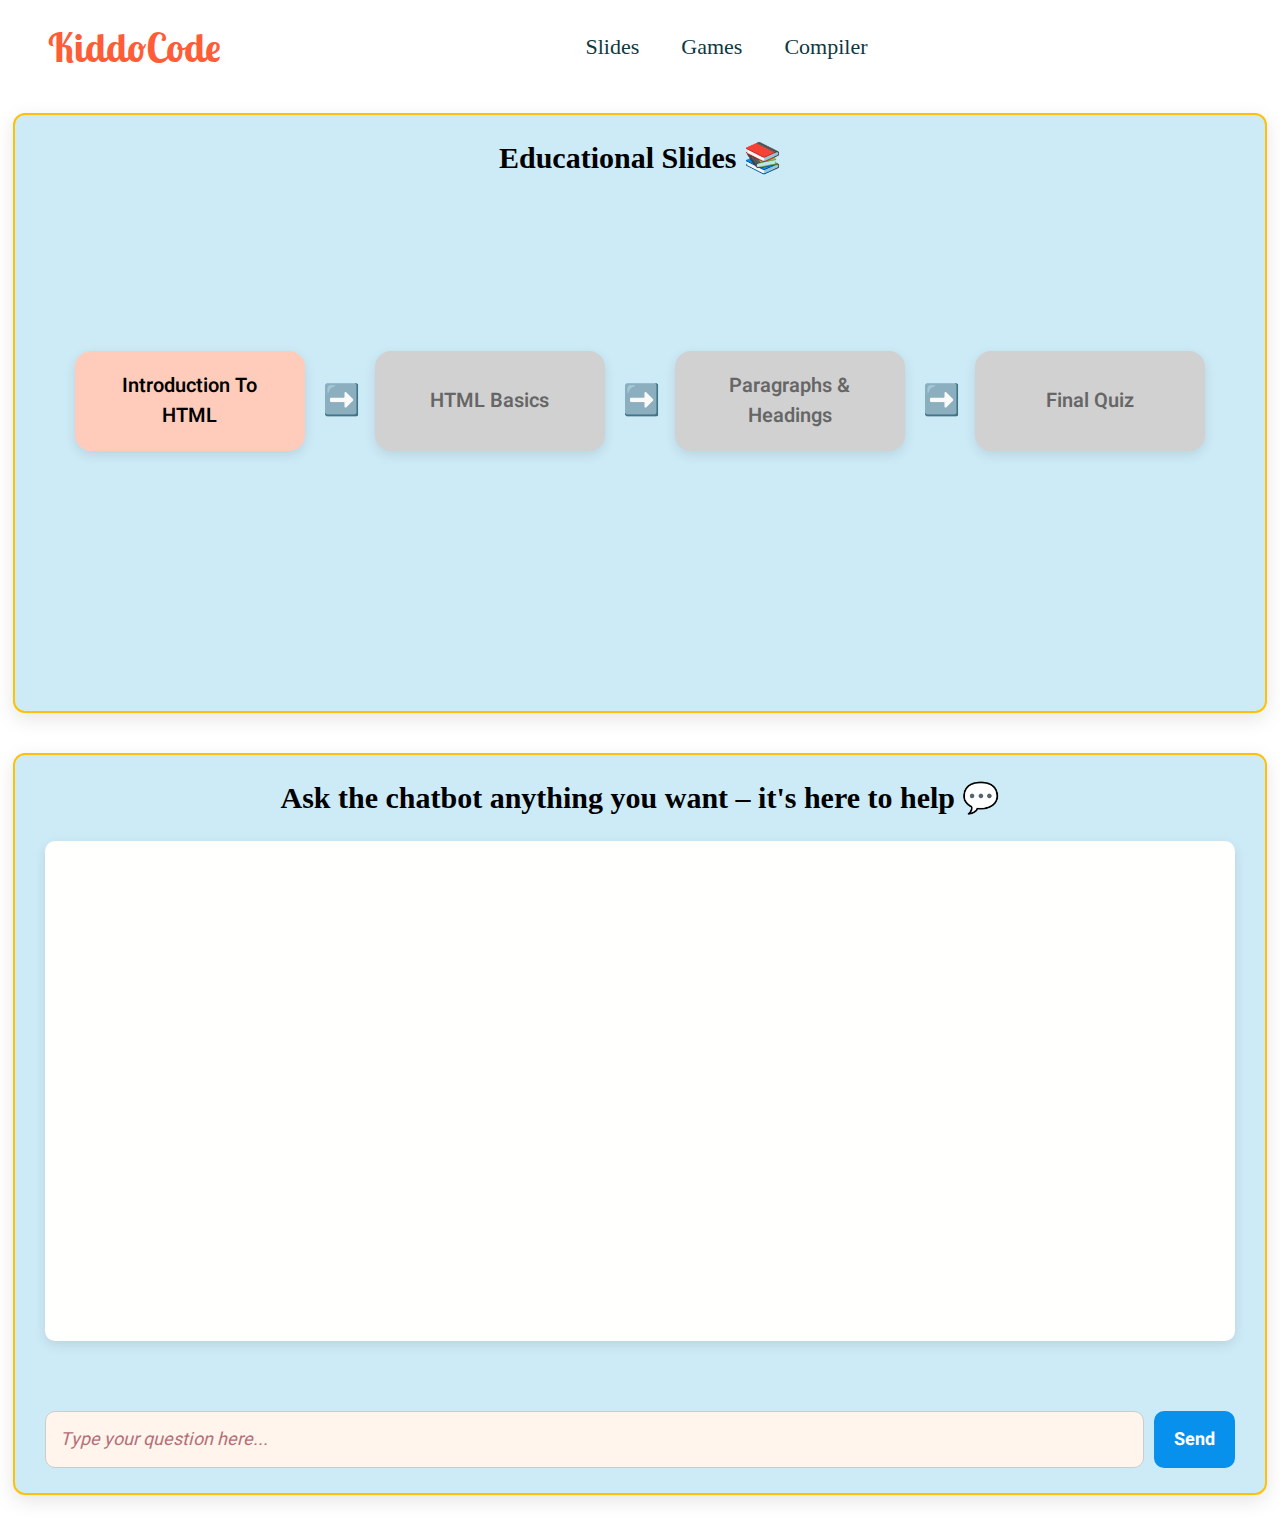
<file: htmlPage.html>
<!DOCTYPE html>
<html lang="ar">
<head>
  <meta charset="UTF-8" />
  <title>KiddoCode - Learning Programming Website</title>
  <meta content="width=device-width, initial-scale=1.0" name="viewport" />
  <link href="https://fonts.googleapis.com/css2?family=Heebo:wght@400;500;600&family=Inter:wght@600&family=Lobster+Two:wght@700&display=swap" rel="stylesheet" />
  <link href="https://cdnjs.cloudflare.com/ajax/libs/font-awesome/5.10.0/css/all.min.css" rel="stylesheet" />
  <link href="https://cdn.jsdelivr.net/npm/bootstrap-icons@1.4.1/font/bootstrap-icons.css" rel="stylesheet" />
  <link href="css/bootstrap.min.css" rel="stylesheet" />
  <link href="css/style.css" rel="stylesheet" />

</head>
<body>
  <nav class="navbar navbar-expand-lg bg-white navbar-light sticky-top px-4 px-lg-5 py-lg-0">
    <h1 class="m-0 text-primary">KiddoCode</h1>
    <button type="button" class="navbar-toggler" data-bs-toggle="collapse" data-bs-target="#navbarCollapse">
      <span class="navbar-toggler-icon"></span>
    </button>
    <div class="collapse navbar-collapse" id="navbarCollapse">
      <div class="navbar-nav mx-auto">
        <a class="nav-item nav-link" href="#" onclick="showSection('slides')">Slides</a>
        <a class="nav-item nav-link" href="#" onclick="showSection('games')">Games</a>
        <a class="nav-item nav-link" href="#">Compiler</a>
      </div>
    </div>
  </nav>

  <div class="main-content">
    <div id="slides-container" class="section-container">
      <h2 class="section-title">Educational Slides 📚</h2>
      <div class="roadmap" id="roadmap">
        <div class="lesson" onclick="openLesson(1)">Introduction To HTML</div>
        <div class="lesson locked">HTML Basics</div>
        <div class="lesson locked">Paragraphs & Headings</div>
        <div class="lesson locked">Final Quiz</div>
      </div>
      <div id="lessonContainer">
        <iframe id="lessonFrame" src=""></iframe>
      </div>
    </div>

    <div id="games-container" class="section-container" style="display:none;">
      <h2 class="section-title">Fun Coding Games 🎮</h2>
      <p style="text-align: center;">Ready to play and learn? Choose a game below:</p>
      
    </div>

    <div id="chat-container" class="section-container">
      <h2 class="section-title">Ask the chatbot anything you want – it's here to help 💬</h2>
      <div id="chat-box"></div>
      <div id="chat-controls">
        <input type="text" id="user-input" placeholder="Type your question here..." />
        <button id="send-btn" onclick="sendMessage()">Send</button>
      </div>
    </div>
  </div>

  <script>
    function showSection(sectionId) {
      const sections = {
        slides: 'slides-container',
        games: 'games-container'
      };
      for (let id in sections) {
        const el = document.getElementById(sections[id]);
        if (el) el.style.display = (id === sectionId) ? 'block' : 'none';
      }
    }

    function openLesson(num) {
      const geniallyLinks = {
        
      };
      if (geniallyLinks[num]) {
        document.getElementById('lessonFrame').src = geniallyLinks[num];
        document.getElementById('roadmap').style.display = 'none';
        document.getElementById('lessonContainer').style.display = 'block';
      }
    }

    function closeLesson() {
      document.getElementById('lessonFrame').src = '';
      document.getElementById('lessonContainer').style.display = 'none';
      document.getElementById('roadmap').style.display = 'flex';
    }

    async function sendMessage() {
      const msg = document.getElementById("user-input").value;
      if (!msg.trim()) return;

      const chatBox = document.getElementById("chat-box");
      chatBox.innerHTML += `<div class='chat-bubble-user'>${msg}</div>`;

      const response = await fetch("https://geminichatbot-s0r7.onrender.com/chat", {
        method: "POST",
        headers: { "Content-Type": "application/json" },
        body: JSON.stringify({ message: msg })
      });

      const data = await response.json();
      chatBox.innerHTML += `<div class='chat-bubble-bot'>${data.reply}</div>`;
      chatBox.scrollTop = chatBox.scrollHeight;
      document.getElementById("user-input").value = "";
    }

    document.addEventListener('DOMContentLoaded', () => {
      showSection('slides');
    });
  </script>
</body>
</html>
</file>
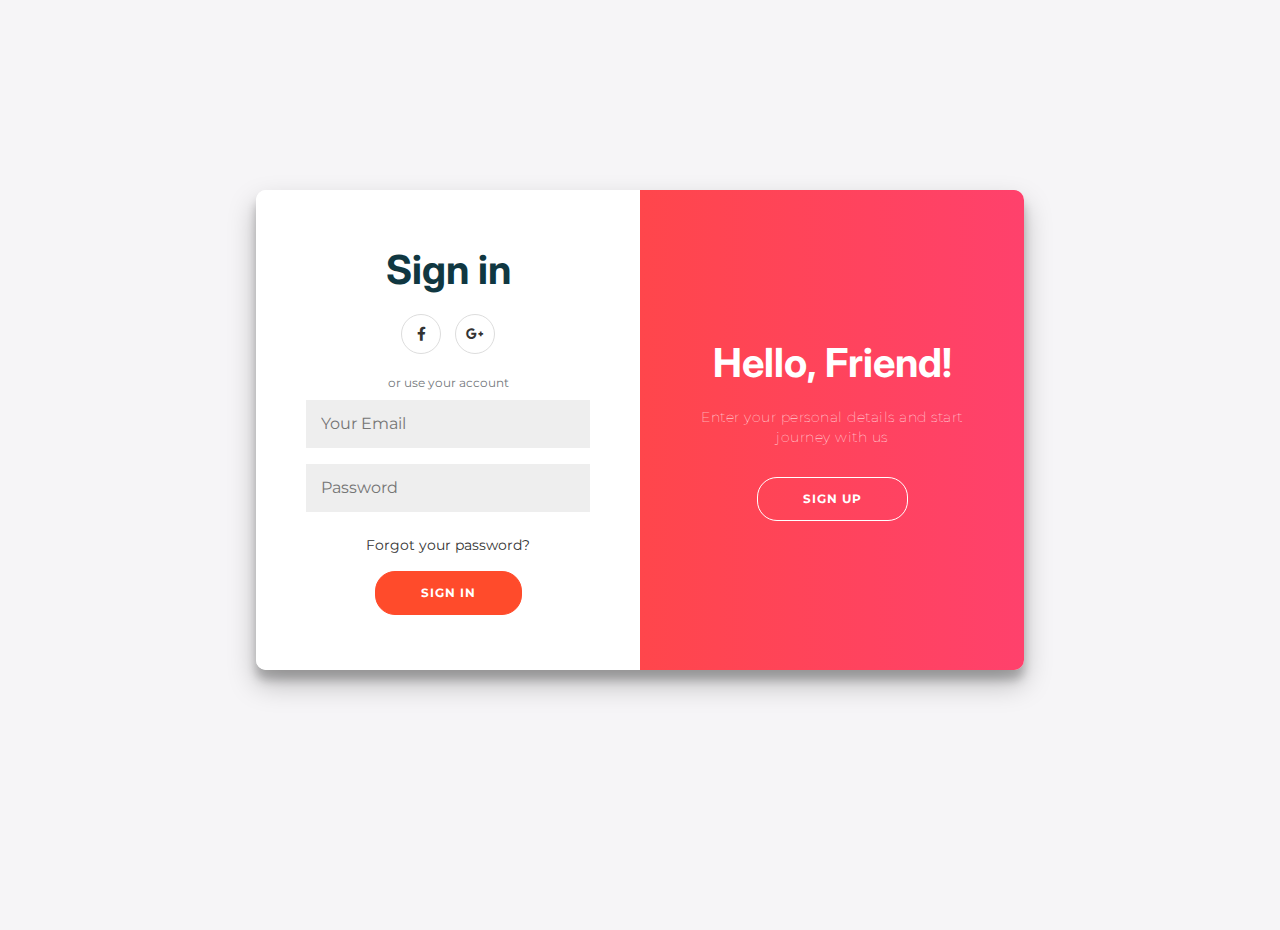
<file: joinUs.html>
<!DOCTYPE html>
<html lang="en">
<head>
    <meta charset="UTF-8">
    <meta name="viewport" content="width=device-width, initial-scale=1.0">
    <title data-lang-key="joinUsPageTitle">Join Us</title>
    <link href="img/favicon.ico" rel="icon">

    <link rel="preconnect" href="https://fonts.googleapis.com">
    <link rel="preconnect" href="https://fonts.gstatic.com" crossorigin>
    <link href="https://fonts.googleapis.com/css2?family=Heebo:wght@400;500;600&family=Inter:wght@600&family=Lobster+Two:wght@700&display=swap" rel="stylesheet">
    
    <link href="https://cdnjs.cloudflare.com/ajax/libs/font-awesome/5.10.0/css/all.min.css" rel="stylesheet">
    <link href="https://cdn.jsdelivr.net/npm/bootstrap-icons@1.4.1/font/bootstrap-icons.css" rel="stylesheet">

    <link href="lib/animate/animate.min.css" rel="stylesheet">
    <link href="lib/owlcarousel/assets/owl.carousel.min.css" rel="stylesheet">

    <link href="css/bootstrap.min.css" rel="stylesheet">
    <link rel="stylesheet" href="joinUs.css">
</head>
<body>
<div class="container" id="container">
	<div class="form-container sign-up-container">
		<form action="#">
			<h2 data-lang-key="createAccount">Create Account</h2>
			<div class="social-container">
				<a href="#" class="social"><i class="fab fa-facebook-f"></i></a>
				<a href="#" class="social"><i class="fab fa-google-plus-g"></i></a>
			</div>
			<span data-lang-key="socialRegistration">or use your email for registration</span>
			<input type="text" placeholder="Name" data-lang-key="namePlaceholder" />
			<input type="email" placeholder="Email" data-lang-key="emailPlaceholder" />
			<input type="password" placeholder="Password" data-lang-key="passwordPlaceholder" />
			<button data-lang-key="signUpButton">Sign Up</button>
		</form>
	</div>
	<div class="form-container sign-in-container">
		<form action="#">
			<h1 data-lang-key="signInHeading">Sign in</h1>
			<div class="social-container">
				<a href="#" class="social"><i class="fab fa-facebook-f"></i></a>
				<a href="#" class="social"><i class="fab fa-google-plus-g"></i></a>
			</div>
			<span data-lang-key="socialSignIn">or use your account</span>
			<input type="email" placeholder="Email" data-lang-key="emailPlaceholder" />
			<input type="password" placeholder="Password" data-lang-key="passwordPlaceholder" />
			<a href="#" data-lang-key="forgotPassword">Forgot your password?</a>
			<button data-lang-key="signInButton">Sign In</button>
		</form>
	</div>
	<div class="overlay-container">
		<div class="overlay">
			<div class="overlay-panel overlay-left">
				<h1 class="text-white" data-lang-key="welcomeBackHeading">Welcome Back!</h1>
				<p data-lang-key="welcomeBackText">To keep connected with us please login with your personal info</p>
				<button class="ghost" id="signIn" data-lang-key="signInButtonGhost">Sign In</button>
			</div>
			<div class="overlay-panel overlay-right">
				<h1 class="text-white" data-lang-key="helloFriendHeading">Hello, Friend!</h1>
				<p data-lang-key="helloFriendText">Enter your personal details and start journey with us</p>
				<button class="ghost" id="signUp" data-lang-key="signUpButtonGhost">Sign Up</button>
			</div>
		</div>
	</div>
</div>
<script src="https://code.jquery.com/jquery-3.4.1.min.js"></script>
    <script src="https://cdn.jsdelivr.net/npm/bootstrap@5.0.0/dist/js/bootstrap.bundle.min.js"></script>
    <script src="lib/wow/wow.min.js"></script>
    <script src="lib/easing/easing.min.js"></script>
    <script src="lib/waypoints/waypoints.min.js"></script>
    <script src="lib/owlcarousel/owl.carousel.min.js"></script>
<script src="joinUs.js"></script>
<script src="language.js"></script>
</body>
</html>
</file>
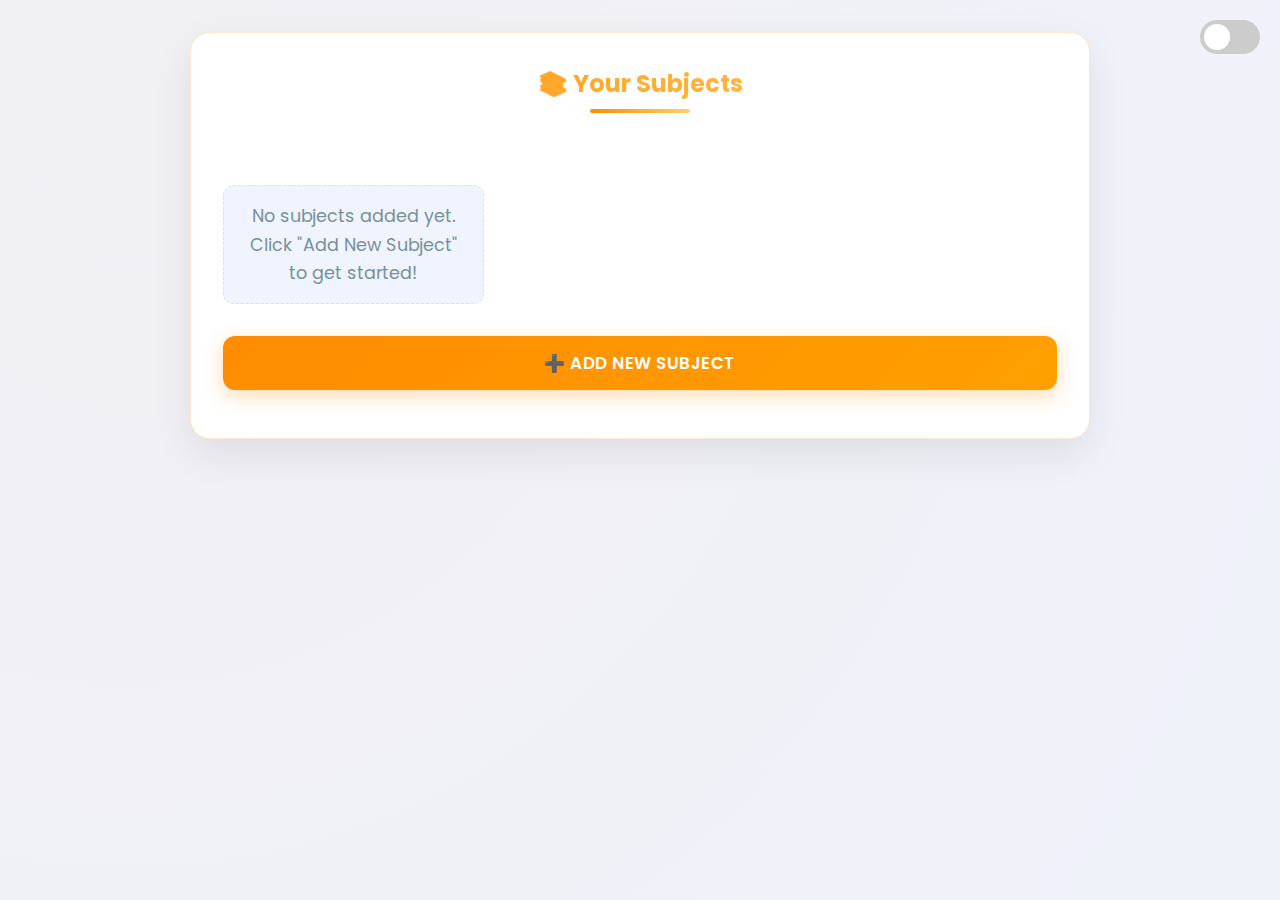
<file: lession.html>
<!DOCTYPE html>
<html lang="en" dir="ltr">
<head>
  <meta charset="UTF-8">
  <meta name="viewport" content="width=device-width, initial-scale=1.0">
  <title>Lecture & Video Management</title>
  <link rel="stylesheet" href="https://cdnjs.cloudflare.com/ajax/libs/animate.css/4.1.1/animate.min.css">
  <link href="https://fonts.googleapis.com/css2?family=Poppins:wght@400;600;700&display=swap" rel="stylesheet">
  <link rel="stylesheet" href="https://cdnjs.cloudflare.com/ajax/libs/font-awesome/6.0.0-beta3/css/all.min.css">

  <style>
    :root {
      --primary: #FF8C00;
      --primary-light: #FFA000;
      --primary-dark: #CC7000;
      --secondary: #FFD166;

      --background-light: #F0F4FF;
      --card-bg-light: #ffffff;
      --text-color-dark: #292929;
      --text-color-light-gray: #78909C;
      --border-color-light: #e0e0e0;
      --box-shadow-light: rgba(0, 0, 0, 0.08);
      --card-shadow-light: rgba(0, 0, 0, 0.06);

      --green: #4CAF50;
      --blue: #2196F3;
      --red: #F44336;

      --switch-bg-light: #ccc;
      --switch-circle-light: #fff;
      --switch-bg-dark: #66bb6a;
      --switch-circle-dark: #fff;
    }

    body.dark-theme {
      --background-light: #2c3e50;
      --card-bg-light: #34495e;
      --text-color-dark: #ecf0f1;
      --text-color-light-gray: #bdc3c7;
      --border-color-light: #4a657f;
      --box-shadow-light: rgba(0, 0, 0, 0.3);
      --card-shadow-light: rgba(0, 0, 0, 0.2);

      --switch-bg-light: #888;
      --switch-bg-dark: #66bb6a;
      --switch-circle-light: #fff;
      --switch-circle-dark: #fff;
    }

    * {
      box-sizing: border-box;
      margin: 0;
      padding: 0;
    }

    body {
      font-family: 'Poppins', sans-serif;
      background-color: var(--background-light);
      color: var(--text-color-dark);
      min-height: 100vh;
      padding: 2rem;
      background-image: radial-gradient(circle at 10% 20%, rgba(255,160,0,0.05) 0%, rgba(255,140,0,0.02) 90%);
      line-height: 1.6;
      transition: background-color 0.4s ease, color 0.4s ease;
    }

    body.dark-theme {
        background-image: radial-gradient(circle at 10% 20%, rgba(52, 73, 94, 0.08) 0%, rgba(44, 62, 80, 0.04) 90%);
    }

    .container {
      max-width: 900px;
      margin: 0 auto;
      background: var(--card-bg-light);
      padding: 2rem;
      border-radius: 20px;
      box-shadow: 0 15px 40px var(--box-shadow-light);
      transition: all 0.4s cubic-bezier(0.25, 0.8, 0.25, 1);
      border: 1px solid rgba(255, 140, 0, 0.2);
      position: relative;
    }

    .container:hover {
      box-shadow: 0 20px 50px var(--box-shadow-light);
      transform: translateY(-3px);
    }

    h2 {
      text-align: center;
      margin-bottom: 2rem;
      color: var(--primary);
      font-weight: 700;
      position: relative;
      padding-bottom: 10px;
    }

    h2:after {
      content: '';
      position: absolute;
      bottom: 0;
      left: 50%;
      transform: translateX(-50%);
      width: 100px;
      height: 4px;
      background: linear-gradient(to right, var(--primary), var(--secondary));
      border-radius: 2px;
    }

    h3 {
      color: var(--primary-dark);
      margin-top: 2rem;
      margin-bottom: 1rem;
      border-bottom: 2px solid var(--secondary);
      padding-bottom: 5px;
      font-weight: 600;
    }

    label {
      font-weight: 600;
      color: var(--text-color-dark);
      margin-bottom: 0.5rem;
      display: block;
    }

    input, textarea {
      padding: 0.9rem 1.2rem;
      border-radius: 12px;
      border: 2px solid var(--border-color-light);
      width: 100%;
      margin-bottom: 1.5rem;
      font-size: 1rem;
      background-color: var(--card-bg-light);
      color: var(--text-color-dark);
      transition: all 0.3s ease;
      font-family: 'Poppins', sans-serif;
    }

    input:focus, textarea:focus {
      outline: none;
      border-color: var(--primary);
      box-shadow: 0 0 0 4px rgba(255, 140, 0, 0.2);
    }

    .btn {
      background: linear-gradient(135deg, var(--primary), var(--primary-light));
      color: white;
      padding: 14px 28px;
      border: none;
      border-radius: 12px;
      font-size: 1.05rem;
      font-weight: 600;
      cursor: pointer;
      transition: all 0.3s cubic-bezier(0.25, 0.8, 0.25, 1);
      width: 100%;
      margin-bottom: 1rem;
      letter-spacing: 0.5px;
      text-transform: uppercase;
      font-family: 'Poppins', sans-serif;
      box-shadow: 0 6px 20px rgba(255, 140, 0, 0.3);
      position: relative;
      overflow: hidden;
    }

    .btn:hover {
      transform: translateY(-3px);
      box-shadow: 0 8px 25px rgba(255, 140, 0, 0.4);
    }

    .btn:after {
      content: '';
      position: absolute;
      top: 0;
      left: 0;
      width: 100%;
      height: 100%;
      background: linear-gradient(135deg, var(--primary-light), var(--primary));
      opacity: 0;
      transition: all 0.3s ease;
    }

    .btn:hover:after {
      opacity: 1;
    }

    .action-btn {
      background: var(--blue);
      color: white;
      border: none;
      border-radius: 10px;
      padding: 9px 15px;
      cursor: pointer;
      font-weight: 600;
      transition: background-color 0.2s ease, transform 0.2s ease;
      font-family: 'Poppins', sans-serif;
      font-size: 0.9rem;
    }

    .action-btn.edit-btn { background: var(--green); }
    .action-btn.delete-btn { background: var(--red); }

    .action-btn:hover {
      transform: translateY(-1px);
      opacity: 0.9;
    }

    .hidden {
      display: none;
    }

    .progress-bar {
      height: 5px;
      background: linear-gradient(to right, var(--primary), var(--secondary));
      position: fixed;
      top: 0;
      left: 0;
      width: 0%;
      z-index: 1000;
      transition: width 0.3s ease;
    }

    .text-gradient {
      background: linear-gradient(135deg, var(--primary), var(--secondary));
      -webkit-background-clip: text;
      background-clip: text;
      color: transparent;
    }

    .subject-grid {
      display: grid;
      grid-template-columns: repeat(auto-fill, minmax(220px, 1fr));
      gap: 25px;
      margin-top: 2.5rem;
      margin-bottom: 2rem;
    }

    .subject-card {
      border-radius: 16px;
      padding: 25px;
      text-align: center;
      cursor: pointer;
      box-shadow: 0 8px 25px var(--card-shadow-light);
      transition: all 0.4s cubic-bezier(0.25, 0.8, 0.25, 1), box-shadow 0.3s ease, transform 0.3s ease;
      border: 1px solid rgba(0, 0, 0, 0.1);
      display: flex;
      flex-direction: column;
      justify-content: space-between;
      align-items: center;
      min-height: 150px;
      position: relative;
      overflow: hidden;
      transform-origin: center;
      /* Text color will be set dynamically by JS */
      text-shadow: 1px 1px 2px rgba(0,0,0,0.2); /* Keep for contrast on vibrant colors */
    }

    .subject-card:hover {
      transform: translateY(-8px) scale(1.03); /* Subtle zoom */
      box-shadow: 0 15px 35px rgba(0, 0, 0, 0.18), 0 0 0 5px rgba(255, 140, 0, 0.4); /* Glow effect */
    }

    /* Gradient overlay on hover */
    .subject-card::before {
      content: '';
      position: absolute;
      top: 0;
      left: 0;
      width: 100%;
      height: 100%;
      background: linear-gradient(135deg, rgba(255, 140, 0, 0.2), rgba(255, 209, 102, 0.2));
      border-radius: 16px;
      opacity: 0;
      transition: opacity 0.3s ease;
      z-index: 1; /* Ensure overlay is above background but below content */
    }

    .subject-card:hover::before {
      opacity: 1;
    }

    .subject-card > * {
        position: relative; /* Ensure content is above the overlay */
        z-index: 2;
    }

    .subject-card h3 {
      color: inherit; /* Inherit color from parent (.subject-card) */
      margin-bottom: 8px;
      font-size: 1.4rem;
      font-weight: 700;
      word-break: break-word;
      border-bottom: none;
      padding-bottom: 0;
    }

    .subject-card p {
      font-size: 0.95rem;
      color: inherit; /* Inherit color from parent (.subject-card) */
      opacity: 0.9; /* Slight transparency for description */
      margin-top: 10px;
    }

    .subject-card .subject-icon {
        font-size: 2.5rem;
        margin-bottom: 15px;
        color: inherit; /* Inherit color from parent */
        transition: transform 0.3s ease;
    }

    .subject-card:hover .subject-icon {
        transform: rotate(5deg) scale(1.1);
    }

    .subject-card .delete-subject-btn {
      position: absolute;
      top: 10px;
      right: 10px;
      background: rgba(255, 0, 0, 0.7);
      color: white;
      border: none;
      border-radius: 50%;
      width: 30px;
      height: 30px;
      font-size: 0.9rem;
      display: flex;
      justify-content: center;
      align-items: center;
      opacity: 0;
      transition: opacity 0.3s ease, transform 0.3s ease;
      box-shadow: 0 2px 5px rgba(0,0,0,0.2);
      z-index: 3; /* Ensure delete button is on top */
    }

    .subject-card:hover .delete-subject-btn {
      opacity: 1;
      transform: scale(1.1);
    }
    .subject-card .delete-subject-btn:hover {
        background: #FF0000;
    }

    .video-item {
      background: var(--card-bg-light);
      border-radius: 15px;
      padding: 1.5rem;
      margin-bottom: 1.2rem;
      display: flex;
      align-items: flex-start;
      box-shadow: 0 5px 20px var(--card-shadow-light);
      transition: all 0.3s cubic-bezier(0.25, 0.8, 0.25, 1);
      border: 1px solid var(--border-color-light);
      position: relative;
    }

    .video-item:hover {
      transform: translateY(-5px);
      box-shadow: 0 8px 25px var(--card-shadow-light);
    }

    .video-item-id {
        font-size: 1.5rem;
        font-weight: 700;
        color: var(--primary-dark);
        margin-right: 15px;
        flex-shrink: 0;
        padding-top: 5px;
    }

    .video-item-info {
      flex-grow: 1;
      text-align: left;
      display: flex;
      flex-direction: column;
      justify-content: center;
    }

    .video-item-info h4 {
      color: var(--text-color-dark);
      font-size: 1.25rem;
      margin-bottom: 5px;
      font-weight: 600;
    }
    .video-item-info p {
      color: var(--text-color-light-gray);
      font-size: 0.9rem;
      margin-bottom: 8px;
    }

    .video-item-info a {
      color: var(--blue);
      text-decoration: none;
      font-size: 1rem;
      word-break: break-all;
      display: block;
      margin-top: 5px;
    }

    .video-item-info a:hover {
      text-decoration: underline;
      color: var(--primary-dark);
    }

    .video-item-actions {
        display: flex;
        gap: 10px;
        margin-left: 15px;
        flex-shrink: 0;
        align-items: center;
    }

    .empty-message {
      text-align: center;
      color: var(--text-color-light-gray);
      font-size: 1.1rem;
      margin-top: 2rem;
      padding: 1rem;
      background-color: var(--background-light);
      border-radius: 10px;
      border: 1px dashed var(--border-color-light);
    }

    .modal {
      display: none;
      position: fixed;
      z-index: 1001;
      left: 0;
      top: 0;
      width: 100%;
      height: 100%;
      overflow: auto;
      background-color: rgba(0,0,0,0.4);
      justify-content: center;
      align-items: center;
      animation: fadeInModal 0.3s ease;
    }

    .modal-content {
      background-color: var(--card-bg-light);
      margin: auto;
      padding: 2.5rem;
      border-radius: 20px;
      box-shadow: 0 10px 30px var(--box-shadow-light);
      width: 90%;
      max-width: 500px;
      position: relative;
      animation: slideInModal 0.3s ease-out;
      color: var(--text-color-dark);
    }

    .modal-content h3 {
        text-align: center;
        border-bottom: none;
        margin-bottom: 1.5rem;
        color: var(--primary-dark);
        font-size: 1.6rem;
    }

    .modal-close-btn {
      color: var(--text-color-light-gray);
      position: absolute;
      top: 15px;
      right: 25px;
      font-size: 32px;
      font-weight: bold;
      cursor: pointer;
      transition: color 0.3s ease;
    }

    .modal-close-btn:hover,
    .modal-close-btn:focus {
      color: var(--red);
      text-decoration: none;
    }

    @keyframes fadeInModal {
        from { opacity: 0; }
        to { opacity: 1; }
    }

    @keyframes slideInModal {
        from { transform: translateY(-50px); opacity: 0; }
        to { transform: translateY(0); opacity: 1; }
    }

    .theme-switch-wrapper {
        position: fixed;
        top: 20px;
        right: 20px;
        z-index: 100;
        display: flex;
        align-items: center;
        gap: 10px;
    }

    .theme-switch {
        display: inline-block;
        height: 34px;
        position: relative;
        width: 60px;
    }

    .theme-switch input {
        display: none;
    }

    .slider {
        background-color: var(--switch-bg-light);
        bottom: 0;
        cursor: pointer;
        left: 0;
        position: absolute;
        right: 0;
        top: 0;
        transition: .4s;
        border-radius: 34px;
    }

    .slider:before {
        background-color: var(--switch-circle-light);
        bottom: 4px;
        content: "";
        height: 26px;
        left: 4px;
        position: absolute;
        transition: .4s;
        width: 26px;
        border-radius: 50%;
        display: flex;
        justify-content: center;
        align-items: center;
        font-size: 1.1rem;
        color: var(--primary-dark);
    }

    input:checked + .slider {
        background-color: var(--switch-bg-dark);
    }

    input:checked + .slider:before {
        transform: translateX(26px);
    }

    .slider .icon {
        position: absolute;
        top: 50%;
        transform: translateY(-50%);
        font-size: 1.1rem;
        transition: all 0.4s ease;
    }

    .slider .sun-icon {
        left: 8px;
        color: white;
    }

    .slider .moon-icon {
        right: 8px;
        color: var(--text-color-dark);
        opacity: 0;
    }

    input:checked + .slider .sun-icon {
        opacity: 0;
    }

    input:checked + .slider .moon-icon {
        color: white;
        opacity: 1;
    }

    @media (max-width: 768px) {
      body {
        padding: 1rem;
      }
      .container {
        padding: 1.5rem;
      }
      .subject-grid {
        grid-template-columns: 1fr;
        gap: 20px;
      }
      .btn {
        padding: 12px 20px;
        font-size: 1rem;
      }
      .action-btn {
        padding: 8px 12px;
        font-size: 0.85rem;
      }
      h2 {
        font-size: 1.8rem;
        margin-bottom: 1.5rem;
      }
      h3 {
        font-size: 1.3rem;
        margin-top: 1.5rem;
        margin-bottom: 0.8rem;
      }
      .modal-content {
        padding: 1.5rem;
      }
      .theme-switch-wrapper {
        top: 15px;
        right: 15px;
        transform: scale(0.9);
      }
      .video-item {
        flex-direction: column;
        align-items: flex-start;
      }
      .video-item-id {
        margin-right: 0;
        margin-bottom: 10px;
        align-self: flex-start;
      }
      .video-item-actions {
        margin-left: 0;
        width: 100%;
        justify-content: flex-start;
        margin-top: 15px;
      }
    }

    @media (max-width: 480px) {
      body {
        padding: 0.8rem;
      }
      .container {
        padding: 1rem;
        border-radius: 15px;
      }
      h2 {
        font-size: 1.5rem;
      }
      h3 {
        font-size: 1.2rem;
      }
      .subject-card {
        padding: 20px;
        min-height: 130px;
      }
      .video-item {
        padding: 1rem;
      }
      .modal-content {
        padding: 1.2rem;
        border-radius: 15px;
      }
      .modal-close-btn {
        font-size: 28px;
        top: 10px;
        right: 15px;
      }
      .theme-switch-wrapper {
        top: 10px;
        right: 10px;
        transform: scale(0.8);
      }
    }
  </style>
</head>
<body>
  <div class="progress-bar"></div>

  <div class="theme-switch-wrapper">
    <label class="theme-switch" for="checkbox">
      <input type="checkbox" id="checkbox" onclick="toggleTheme()" />
      <div class="slider">
        <i class="fas fa-sun icon sun-icon"></i>
        <i class="fas fa-moon icon moon-icon"></i>
      </div>
    </label>
  </div>

  <div class="container animate__animated animate__fadeIn">
    <div id="subjectsListPage">
      <h2 class="text-gradient">📚 Your Subjects</h2>
      <div id="subjectGrid" class="subject-grid">
      </div>
      <button type="button" class="btn" onclick="openAddSubjectModal()">➕ Add New Subject</button>
    </div>

    <div id="subjectDetailsPage" class="hidden">
      <h2 id="subjectDetailsTitle" class="text-gradient">Lectures for [Subject Name]</h2>

      <h3>Add New Lecture/Video</h3>
      <label for="videoName">Video Name:</label>
      <input type="text" id="videoName" placeholder="e.g., Introduction to Algebra">

      <label for="videoDescription">Description (Optional):</label>
      <textarea id="videoDescription" placeholder="A brief overview of the video content."></textarea>

      <label for="videoUrl">Video URL (e.g., YouTube, Vimeo):</label>
      <input type="url" id="videoUrl" placeholder="e.g., https://www.youtube.com/watch?v=dQw4w9WgXcQ">

      <small style="display: block; margin-bottom: 15px; color: var(--text-color-light-gray); text-align: left;">
        To upload and play videos directly from your device, you would need a backend server to handle file storage and serving.
        This frontend-only application cannot directly store or play local video files from your hard drive due to browser security restrictions.
      </small>

      <button type="button" class="btn" onclick="addVideo()">➕ Add Video</button>

      <h3>Existing Lectures</h3>
      <div id="videosList">
        <p id="noVideosMessage" class="empty-message">No videos added yet for this subject. Start by adding one above!</p>
      </div>

      <button type="button" class="btn back-btn" onclick="showSubjectsList()">← Back to Subjects</button>
    </div>
  </div>

  <div id="addSubjectModal" class="modal">
    <div class="modal-content">
      <span class="modal-close-btn" onclick="closeAddSubjectModal()">×</span>
      <h3>Add New Subject</h3>
      <label for="newSubjectName">Subject Name:</label>
      <input type="text" id="newSubjectName" placeholder="e.g., Mathematics, Physics">
      <button type="button" class="btn" onclick="addNewSubjectFromModal()">Save Subject</button>
    </div>
  </div>

  <div id="editVideoModal" class="modal">
    <div class="modal-content">
      <span class="modal-close-btn" onclick="closeEditVideoModal()">×</span>
      <h3>Edit Video</h3>
      <label for="editVideoId">Video ID:</label>
      <input type="text" id="editVideoId" readonly>

      <label for="editVideoName">Video Name:</label>
      <input type="text" id="editVideoName">

      <label for="editVideoDescription">Description:</label>
      <textarea id="editVideoDescription"></textarea>

      <label for="editVideoUrl">Video URL:</label>
      <input type="url" id="editVideoUrl">

      <small style="display: block; margin-top: -10px; margin-bottom: 15px; color: var(--text-color-light-gray); text-align: left;">
        To upload and play videos directly from your device, you would need a backend server to handle file storage and serving.
        This frontend-only application cannot directly store or play local video files from your hard drive due to browser security restrictions.
      </small>

      <button type="button" class="btn" onclick="saveEditedVideo()">Save Changes</button>
    </div>
  </div>

  <script>
    let subjects = [];
    let currentSubjectIndex = null;
    let editingVideoIndex = null;

    // Increased transparency and added more varied colors, including some darker ones.
    const subjectCardColors = [
      'rgba(178, 235, 242, 0.6)', /* Light Blue */
      'rgba(255, 204, 188, 0.6)', /* Peach */
      'rgba(200, 230, 201, 0.6)', /* Light Green */
      'rgba(255, 249, 196, 0.6)', /* Light Yellow */
      'rgba(209, 196, 233, 0.6)', /* Lavender */
      'rgba(248, 187, 216, 0.6)', /* Light Pink */
      'rgba(179, 157, 219, 0.6)', /* Purple */
      'rgba(167, 255, 235, 0.6)', /* Aqua */
      'rgba(220, 237, 200, 0.6)', /* Pale Green */
      'rgba(255, 228, 179, 0.6)', /* Light Orange */
      'rgba(207, 216, 220, 0.6)', /* Blue Grey */
      'rgba(255, 224, 179, 0.6)', /* Muted Orange */
      'rgba(225, 190, 231, 0.6)', /* Mauve */
      'rgba(187, 222, 251, 0.6)', /* Sky Blue */
      'rgba(240, 244, 195, 0.6)', /* Pale Yellow-Green */
      'rgba(96, 125, 139, 0.7)', /* Dark Blue-Grey, slightly less transparent to keep text readable */
      'rgba(84, 110, 122, 0.7)', /* Even Darker Blue-Grey */
      'rgba(121, 85, 72, 0.7)', /* Brown */
      'rgba(38, 50, 56, 0.7)' /* Dark Slate Grey */
    ];

    const subjectIcons = [
        'fas fa-book',
        'fas fa-flask',
        'fas fa-calculator',
        'fas fa-globe-americas',
        'fas fa-laptop-code',
        'fas fa-paint-brush',
        'fas fa-music',
        'fas fa-lightbulb',
        'fas fa-scroll',
        'fas fa-graduation-cap',
        'fas fa-brain',
        'fas fa-chart-line',
        'fas fa-microscope',
        'fas fa-satellite-dish',
        'fas fa-palette',
        'fas fa-puzzle-piece',
        'fas fa-seedling',
        'fas fa-gavel'
    ];

    function getRandomSubjectColor() {
      return subjectCardColors[Math.floor(Math.random() * subjectCardColors.length)];
    }

    function getRandomSubjectIcon() {
        return subjectIcons[Math.floor(Math.random() * subjectIcons.length)];
    }

    // Function to determine contrast color (black or white) for text
    function getContrastColor(rgbaColor) {
      // Extract RGB values from rgba string
      const parts = rgbaColor.match(/\d+/g);
      if (!parts || parts.length < 3) return 'black'; // Default to black if format is unexpected

      const r = parseInt(parts[0]);
      const g = parseInt(parts[1]);
      const b = parseInt(parts[2]);

      // Calculate luminance (perceived brightness)
      // Formula from W3C for accessibility: (0.299*R + 0.587*G + 0.114*B)
      const luminance = (0.299 * r + 0.587 * g + 0.114 * b) / 255;

      // A common threshold for light/dark text is 0.5.
      // For more aggressive contrast, especially with transparent backgrounds,
      // you might lean towards 0.6 or even 0.7 if the background theme is light,
      // or lower if the background theme is dark.
      // Let's stick with 0.6 for better general readability.
      return luminance > 0.6 ? 'black' : 'white';
    }


    function loadSubjects() {
      const storedSubjects = JSON.parse(localStorage.getItem('subjects'));
      if (Array.isArray(storedSubjects)) {
        subjects = storedSubjects.map(subject => {
          if (!subject.color) {
            subject.color = getRandomSubjectColor();
          }
          if (!subject.icon) { // Assign a random icon if not present
            subject.icon = getRandomSubjectIcon();
          }
          if (!Array.isArray(subject.videos)) {
            subject.videos = [];
          } else {
            subject.videos = subject.videos.map((video, idx) => {
              video.id = idx + 1;
              if (!video.description) video.description = '';
              return video;
            });
          }
          return subject;
        });
      } else {
        subjects = [];
      }
      saveData();
    }

    function toggleTheme() {
      const body = document.body;
      const checkbox = document.getElementById('checkbox');
      if (checkbox.checked) {
        body.classList.add('dark-theme');
        localStorage.setItem('theme', 'dark');
      } else {
        body.classList.remove('dark-theme');
        localStorage.setItem('theme', 'light');
      }
    }

    function applySavedTheme() {
      const savedTheme = localStorage.getItem('theme') || 'light';
      const body = document.body;
      const checkbox = document.getElementById('checkbox');
      if (savedTheme === 'dark') {
        body.classList.add('dark-theme');
        checkbox.checked = true;
      } else {
        body.classList.remove('dark-theme');
        checkbox.checked = false;
      }
    }

    window.addEventListener('scroll', function() {
      const scrollTop = document.documentElement.scrollTop || document.body.scrollTop;
      const scrollHeight = document.documentElement.scrollHeight - document.documentElement.clientHeight;
      const scrollProgress = (scrollHeight > 0) ? (scrollTop / scrollHeight) * 100 : 0;
      document.querySelector('.progress-bar').style.width = scrollProgress + '%';
    });

    window.onload = function() {
      applySavedTheme();
      loadSubjects();
      showSubjectsList();
      document.querySelector('.container').classList.add('animate__fadeIn');
    };

    function saveData() {
      localStorage.setItem('subjects', JSON.stringify(subjects));
    }

    function openAddSubjectModal() {
        document.getElementById('addSubjectModal').style.display = 'flex';
        document.getElementById('newSubjectName').value = '';
        document.getElementById('newSubjectName').focus();
    }

    function closeAddSubjectModal() {
        document.getElementById('addSubjectModal').style.display = 'none';
    }

    function addNewSubjectFromModal() {
        const subjectName = document.getElementById('newSubjectName').value.trim();
        if (subjectName) {
            subjects.push({ name: subjectName, videos: [], color: getRandomSubjectColor(), icon: getRandomSubjectIcon() });
            saveData();
            renderSubjects();
            closeAddSubjectModal();
        } else {
            alert('Please enter a subject name.');
        }
    }

    function renderSubjects() {
      const subjectGrid = document.getElementById('subjectGrid');
      subjectGrid.innerHTML = '';

      if (subjects.length === 0) {
        subjectGrid.innerHTML = '<p class="empty-message">No subjects added yet. Click "Add New Subject" to get started!</p>';
        return;
      }

      subjects.forEach((subject, index) => {
        const card = document.createElement('div');
        card.className = 'subject-card animate__animated animate__fadeInUp';
        card.style.animationDelay = `${index * 0.08}s`;
        card.style.backgroundColor = subject.color;
        card.style.color = getContrastColor(subject.color); // Set text color based on background
        card.innerHTML = `
          <i class="${subject.icon} subject-icon"></i>
          <h3>${subject.name}</h3>
          <p>${(subject.videos ? subject.videos.length : 0)} Videos</p>
          <button class="delete-subject-btn" onclick="event.stopPropagation(); deleteSubject(${index});">✕</button>
        `;
        card.onclick = () => showSubjectDetails(index);
        subjectGrid.appendChild(card);
      });
    }

    function deleteSubject(index) {
      if (confirm(`Are you sure you want to delete the subject "${subjects[index].name}" and all its videos?`)) {
        const cardToRemove = document.querySelector(`#subjectGrid .subject-card:nth-child(${index + 1})`);
        if (cardToRemove) {
          cardToRemove.classList.add('animate__zoomOut');
          setTimeout(() => {
            subjects.splice(index, 1);
            saveData();
            renderSubjects();
          }, 300);
        } else {
          subjects.splice(index, 1);
          saveData();
          renderSubjects();
        }
      }
    }

    function showSubjectsList() {
      document.getElementById('subjectsListPage').classList.remove('hidden');
      document.getElementById('subjectDetailsPage').classList.add('hidden');
      document.getElementById('addSubjectModal').style.display = 'none';
      document.getElementById('editVideoModal').style.display = 'none';
      renderSubjects();
      currentSubjectIndex = null;
    }

    function showSubjectDetails(index) {
      currentSubjectIndex = index;
      const subject = subjects[currentSubjectIndex];
      document.getElementById('subjectDetailsTitle').innerHTML = `🎥 Lectures for <span class="text-gradient">${subject.name}</span>`;

      document.getElementById('subjectsListPage').classList.add('hidden');
      document.getElementById('subjectDetailsPage').classList.remove('hidden');
      document.getElementById('subjectDetailsPage').classList.add('animate__animated', 'animate__fadeInRight');

      document.getElementById('videoName').value = '';
      document.getElementById('videoDescription').value = '';
      document.getElementById('videoUrl').value = '';

      renderVideos();

      setTimeout(() => {
        document.getElementById('subjectDetailsPage').classList.remove('animate__animated', 'animate__fadeInRight');
      }, 1000);
    }

    function renderVideos() {
      const videosList = document.getElementById('videosList');
      const noVideosMessage = document.getElementById('noVideosMessage');
      videosList.innerHTML = '';

      const subject = subjects[currentSubjectIndex];

      if (!Array.isArray(subject.videos) || subject.videos.length === 0) {
        noVideosMessage.style.display = 'block';
      } else {
        noVideosMessage.style.display = 'none';
        subject.videos.forEach((video, index) => {
          const videoItem = document.createElement('div');
          videoItem.className = 'video-item animate__animated animate__fadeInUp';
          videoItem.style.animationDelay = `${index * 0.05}s`;

          let linkHtml = '';
          if (video.url) {
            linkHtml = `<a href="${video.url}" target="_blank" rel="noopener noreferrer">${video.url}</a>`;
          } else {
            linkHtml = `<span style="color: var(--red); font-weight: 600;">(No valid URL provided)</span>`;
          }

          videoItem.innerHTML = `
            <div class="video-item-id">${video.id}.</div>
            <div class="video-item-info">
              <h4>${video.name}</h4>
              ${video.description ? `<p>${video.description}</p>` : ''}
              ${linkHtml}
            </div>
            <div class="video-item-actions">
              <button class="action-btn edit-btn" onclick="openEditVideoModal(${index})"><i class="fas fa-edit"></i> Edit</button>
              <button class="action-btn delete-btn" onclick="deleteVideo(${index})"><i class="fas fa-trash-alt"></i> Delete</button>
            </div>
          `;
          videosList.appendChild(videoItem);
        });
      }
    }

    function addVideo() {
      const name = document.getElementById('videoName').value.trim();
      const description = document.getElementById('videoDescription').value.trim();
      const url = document.getElementById('videoUrl').value.trim();

      if (!name) {
        alert('Please enter a video name.');
        return;
      }
      if (!url) {
        alert('Please provide a video URL.');
        return;
      }

      const subject = subjects[currentSubjectIndex];
      const newVideo = {
        id: (subject.videos ? subject.videos.length : 0) + 1,
        name: name,
        description: description,
        url: url
      };

      if (!subject.videos) {
          subject.videos = [];
      }
      subject.videos.push(newVideo);
      saveData();
      renderVideos();

      document.getElementById('videoName').value = '';
      document.getElementById('videoDescription').value = '';
      document.getElementById('videoUrl').value = '';
    }

    function openEditVideoModal(videoIndex) {
      editingVideoIndex = videoIndex;
      const video = subjects[currentSubjectIndex].videos[editingVideoIndex];

      document.getElementById('editVideoId').value = video.id;
      document.getElementById('editVideoName').value = video.name;
      document.getElementById('editVideoDescription').value = video.description || '';
      document.getElementById('editVideoUrl').value = video.url || '';

      document.getElementById('editVideoModal').style.display = 'flex';
      document.getElementById('editVideoName').focus();
    }

    function closeEditVideoModal() {
        document.getElementById('editVideoModal').style.display = 'none';
        editingVideoIndex = null;
    }

    function saveEditedVideo() {
        if (editingVideoIndex === null) return;

        const video = subjects[currentSubjectIndex].videos[editingVideoIndex];
        const newName = document.getElementById('editVideoName').value.trim();
        const newDescription = document.getElementById('editVideoDescription').value.trim();
        const newUrl = document.getElementById('editVideoUrl').value.trim();

        if (!newName) {
            alert('Please enter a video name.');
            return;
        }
        if (!newUrl) {
            alert('Video must have a URL.');
            return;
        }

        video.name = newName;
        video.description = newDescription;
        video.url = newUrl;

        saveData();
        renderVideos();
        closeEditVideoModal();
    }

    function deleteVideo(videoIndex) {
      if (confirm('Are you sure you want to delete this video?')) {
        const videoItem = document.querySelector(`#videosList .video-item:nth-child(${videoIndex + 1})`);
        if (videoItem) {
          videoItem.classList.add('animate__zoomOut');
          setTimeout(() => {
            subjects[currentSubjectIndex].videos.splice(videoIndex, 1);
            subjects[currentSubjectIndex].videos.forEach((vid, idx) => vid.id = idx + 1);
            saveData();
            renderVideos();
          }, 300);
        } else {
            subjects[currentSubjectIndex].videos.splice(videoIndex, 1);
            subjects[currentSubjectIndex].videos.forEach((vid, idx) => vid.id = idx + 1);
            saveData();
            renderVideos();
        }
      }
    }
  </script>
</body>
</html>
</file>
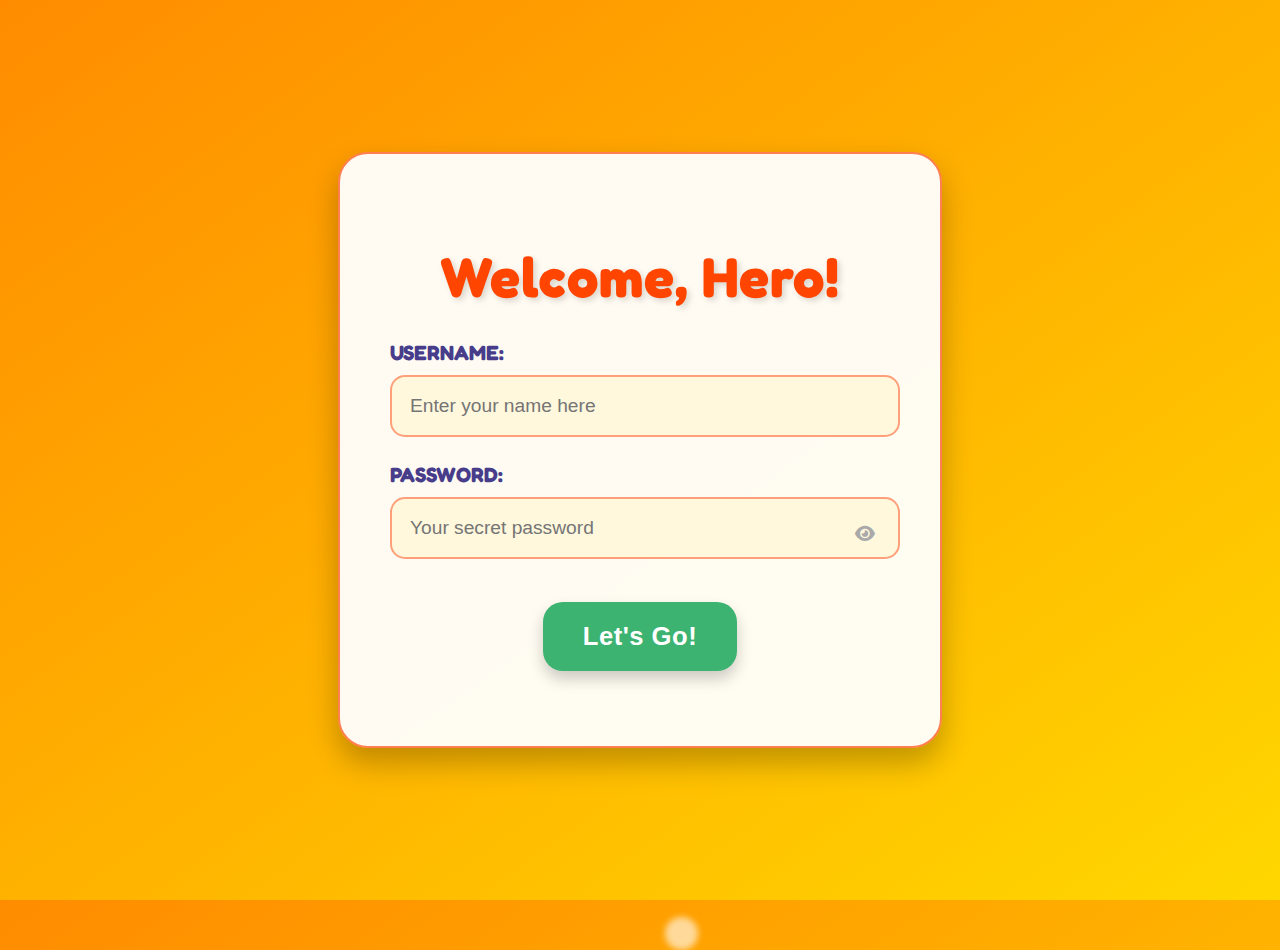
<file: loginAdmin.html>
<!DOCTYPE html>
<html lang="en">
<head>
    <meta charset="UTF-8">
    <meta name="viewport" content="width=device-width, initial-scale=1.0">
    <title>Awesome Kids Login!</title>

    <link href="https://fonts.googleapis.com/css2?family=Fredoka:wght@400;700&display=swap" rel="stylesheet">
    <link rel="stylesheet" href="https://cdnjs.cloudflare.com/ajax/libs/font-awesome/6.0.0-beta3/css/all.min.css">

    <style>
        /* --- CSS Start --- */
        :root {
            --primary-color: #FF8C00; /* Dark Orange */
            --secondary-color: #FFD700; /* Gold */
            --accent-color: #FF4500; /* Orange-Red */
            --button-color: #3CB371; /* Medium Sea Green */
            --button-hover-color: #2E8B57; /* Sea Green */
            --input-border-color: #FFA07A; /* Light Salmon */
            --input-bg-color: #FFF8DC; /* Cornsilk */
            --label-color: #483D8B; /* Dark Slate Blue */
            --message-error-color: #DC143C; /* Crimson */
            --message-success-color: #3CB371; /* Medium Sea Green */
            --container-bg: rgba(255, 255, 255, 0.95);
        }

        body {
            font-family: 'Fredoka', sans-serif;
            display: flex;
            justify-content: center;
            align-items: center;
            min-height: 100vh;
            margin: 0;
            background: linear-gradient(to right bottom, var(--primary-color), var(--secondary-color));
            overflow: hidden;
            color: #333;
            padding: 20px; /* Add some padding for smaller screens */
            box-sizing: border-box; /* Include padding in element's total width and height */
        }

        .login-container {
            background-color: var(--container-bg);
            padding: 40px;
            border-radius: 30px;
            box-shadow: 0 15px 30px rgba(0, 0, 0, 0.25);
            text-align: center;
            width: 90%;
            max-width: 450px;
            position: relative;
            overflow: hidden;
            border: 2px solid #FF7F50;
            animation: fadeInScale 0.8s ease-out forwards;
        }

        @keyframes fadeInScale {
            from { opacity: 0; transform: scale(0.9) translateY(20px); }
            to { opacity: 1; transform: scale(1) translateY(0); }
        }

        h1 {
            color: var(--accent-color);
            margin-bottom: 30px;
            font-size: 3em;
            text-shadow: 3px 3px 6px rgba(0, 0, 0, 0.15);
            letter-spacing: 1px;
        }

        .input-group {
            margin-bottom: 25px;
            text-align: left;
            position: relative;
        }

        label {
            display: block;
            margin-bottom: 10px;
            color: var(--label-color);
            font-weight: bold;
            font-size: 1.2em;
            text-transform: uppercase;
        }

        input[type="text"],
        input[type="password"] {
            width: calc(100% - 30px);
            padding: 15px;
            border: 2px solid var(--input-border-color);
            border-radius: 15px;
            font-size: 1.1em;
            color: #333;
            background-color: var(--input-bg-color);
            transition: border-color 0.4s ease, box-shadow 0.4s ease, background-color 0.4s ease;
        }

        input[type="text"]:focus,
        input[type="password"]:focus {
            border-color: #FF6347; /* Tomato on focus */
            box-shadow: 0 0 15px rgba(255, 99, 71, 0.6);
            background-color: #FFFFFF;
            outline: none;
        }

        .password-toggle {
            position: absolute;
            right: 15px;
            top: 50%;
            transform: translateY(20%);
            cursor: pointer;
            color: #A9A9A9;
            font-size: 1.1em;
            transition: color 0.3s ease;
        }

        .password-toggle:hover {
            color: #6A5ACD;
        }

        /* Password Strength Indicator */
        .password-strength-indicator {
            height: 8px;
            background-color: #eee;
            border-radius: 4px;
            margin-top: 10px;
            overflow: hidden;
            position: relative;
            opacity: 0;
            transition: opacity 0.3s ease-in-out;
        }
        .password-strength-indicator.show {
            opacity: 1;
        }
        .password-strength-indicator div {
            height: 100%;
            width: 0%;
            background-color: transparent;
            transition: width 0.3s ease-in-out, background-color 0.3s ease-in-out;
            border-radius: 4px;
        }
        .strength-weak { background-color: #FF6347; width: 33%; } /* Tomato */
        .strength-medium { background-color: #FFD700; width: 66%; } /* Gold */
        .strength-strong { background-color: #3CB371; width: 100%; } /* Medium Sea Green */


        button {
            background-color: var(--button-color);
            color: white;
            padding: 18px 35px;
            border: none;
            border-radius: 20px;
            font-size: 1.5em;
            cursor: pointer;
            transition: background-color 0.3s ease, transform 0.2s ease, box-shadow 0.3s ease;
            box-shadow: 0 8px 15px rgba(0, 0, 0, 0.2);
            font-weight: bold;
            letter-spacing: 0.5px;
        }

        button:hover {
            background-color: var(--button-hover-color);
            transform: translateY(-5px);
            box-shadow: 0 12px 20px rgba(0, 0, 0, 0.3);
        }

        button:active {
            transform: translateY(0);
            background-color: #228B22;
            box-shadow: inset 0 3px 5px rgba(0, 0, 0, 0.3);
        }

        #message {
            margin-top: 25px;
            font-weight: bold;
            font-size: 1.2em;
            color: var(--message-error-color);
            opacity: 0;
            transition: opacity 0.5s ease-in-out;
        }

        #message.show {
            opacity: 1;
        }

        /* --- Smart/Interactive Elements & Effects --- */

        /* Bubble Animation Background */
        @keyframes bubble {
            0% { transform: translateY(0) scale(0); opacity: 0; }
            50% { opacity: 1; }
            100% { transform: translateY(-100vh) scale(1.2); opacity: 0; }
        }

        .bubble {
            position: absolute;
            bottom: -50px;
            background-color: rgba(255, 255, 255, 0.6);
            border-radius: 50%;
            animation: bubble 15s infinite ease-in-out;
            filter: blur(3px);
            z-index: -1;
        }

        /* Confetti Effect (JS will add/remove this class) */
        @keyframes confetti-fall {
            0% { transform: translateY(-100vh) rotate(0deg); opacity: 0; }
            100% { transform: translateY(0) rotate(720deg); opacity: 1; }
        }

        .confetti {
            position: absolute;
            width: 12px;
            height: 12px;
            background-color: var(--confetti-color);
            border-radius: 50%;
            animation: confetti-fall 1.5s forwards ease-out;
            opacity: 0;
            pointer-events: none;
            z-index: 10;
        }

        /* Shake effect for errors */
        @keyframes shake {
            0% { transform: translateX(0); }
            20% { transform: translateX(-15px); }
            40% { transform: translateX(15px); }
            60% { transform: translateX(-15px); }
            80% { transform: translateX(15px); }
            100% { transform: translateX(0); }
        }
        .shake {
            animation: shake 0.5s ease-in-out;
        }

        /* --- Responsive Design (Media Queries) --- */

        /* For smaller screens (e.g., phones) */
        @media (max-width: 600px) {
            .login-container {
                padding: 25px; /* Less padding on smaller screens */
                border-radius: 20px;
            }

            h1 {
                font-size: 2.2em; /* Smaller heading */
                margin-bottom: 20px;
            }

            label {
                font-size: 1em; /* Smaller labels */
            }

            input[type="text"],
            input[type="password"] {
                padding: 12px; /* Less padding for inputs */
                font-size: 1em;
            }

            .password-toggle {
                right: 12px; /* Adjust icon position */
                font-size: 1em;
            }

            button {
                padding: 15px 25px; /* Smaller button */
                font-size: 1.2em;
                border-radius: 15px;
            }

            #message {
                font-size: 1em; /* Smaller message font */
            }
        }

        /* For very small screens (e.g., older phones) */
        @media (max-width: 400px) {
            .login-container {
                padding: 20px;
            }
            h1 {
                font-size: 1.8em;
            }
            input[type="text"],
            input[type="password"] {
                width: calc(100% - 24px); /* Adjust for smaller padding */
                padding: 10px;
            }
            .password-toggle {
                right: 10px;
                transform: translateY(25%); /* Readjust if needed */
            }
            button {
                font-size: 1.1em;
            }
        }

        /* For larger screens (e.g., desktops, larger tablets) */
        @media (min-width: 900px) {
            .login-container {
                padding: 50px;
                max-width: 500px; /* Allow slightly wider on large screens */
            }
            h1 {
                font-size: 3.5em;
            }
            label {
                font-size: 1.3em;
            }
            input[type="text"],
            input[type="password"] {
                padding: 18px;
                font-size: 1.2em;
            }
            button {
                padding: 20px 40px;
                font-size: 1.6em;
            }
        }
        /* --- CSS End --- */
    </style>
</head>
<body>
    <div class="login-container">
        <h1>Welcome, Hero!</h1>
        <div class="input-group">
            <label for="username">Username:</label>
            <input type="text" id="username" placeholder="Enter your name here">
        </div>
        <div class="input-group">
            <label for="password">Password:</label>
            <input type="password" id="password" placeholder="Your secret password">
            <span class="password-toggle" id="togglePassword">
                <i class="fas fa-eye"></i>
            </span>
            <div class="password-strength-indicator" id="passwordStrength">
                <div></div>
            </div>
        </div>
        <button id="loginButton">Let's Go!</button>
        <p id="message"></p>
    </div>

    <script>
        /* --- JavaScript Start --- */
        document.addEventListener('DOMContentLoaded', () => {
            const usernameInput = document.getElementById('username');
            const passwordInput = document.getElementById('password');
            const loginButton = document.getElementById('loginButton');
            const messageDisplay = document.getElementById('message');
            const loginContainer = document.querySelector('.login-container');
            const togglePassword = document.getElementById('togglePassword');
            const passwordStrengthIndicator = document.getElementById('passwordStrength');
            const passwordStrengthBar = passwordStrengthIndicator.querySelector('div');

            // --- Smart Feature 1: Dynamic Placeholder Text ---
            usernameInput.addEventListener('focus', () => {
                usernameInput.placeholder = 'Your unique name!';
            });
            usernameInput.addEventListener('blur', () => {
                if (usernameInput.value === '') {
                    usernameInput.placeholder = 'Don\'t forget your name!';
                }
            });

            passwordInput.addEventListener('focus', () => {
                passwordInput.placeholder = 'Your big secret here!';
                passwordStrengthIndicator.classList.add('show'); // Show indicator on focus
            });
            passwordInput.addEventListener('blur', () => {
                if (passwordInput.value === '') {
                    passwordInput.placeholder = 'Don\'t forget your password!';
                    passwordStrengthIndicator.classList.remove('show'); // Hide if empty on blur
                }
            });

            // --- Smart Feature 2: Password Visibility Toggle (Eye Icon) ---
            togglePassword.addEventListener('click', function () {
                const type = passwordInput.getAttribute('type') === 'password' ? 'text' : 'password';
                passwordInput.setAttribute('type', type);
                this.querySelector('i').classList.toggle('fa-eye');
                this.querySelector('i').classList.toggle('fa-eye-slash');
            });

            // --- Smart Feature 3: Password Strength Indicator ---
            passwordInput.addEventListener('input', () => {
                const password = passwordInput.value;
                let strength = 0;

                // Check for length
                if (password.length >= 6) strength++;
                // Check for numbers
                if (/[0-9]/.test(password)) strength++;
                // Check for mixed case or special characters
                if (/[a-z]/.test(password) && /[A-Z]/.test(password) || /[^A-Za-z0-9]/.test(password)) strength++;

                passwordStrengthBar.className = ''; // Clear previous classes
                if (password.length === 0) {
                    passwordStrengthIndicator.classList.remove('show');
                } else {
                    passwordStrengthIndicator.classList.add('show');
                    if (strength === 1) {
                        passwordStrengthBar.classList.add('strength-weak');
                    } else if (strength === 2) {
                        passwordStrengthBar.classList.add('strength-medium');
                    } else if (strength >= 3) {
                        passwordStrengthBar.classList.add('strength-strong');
                    }
                }
            });

            // --- Smart Feature 4: Basic Validation and Feedback ---
            loginButton.addEventListener('click', () => {
                const username = usernameInput.value.trim();
                const password = passwordInput.value.trim();

                messageDisplay.classList.remove('show');
                messageDisplay.style.color = 'var(--message-error-color)';

                if (username === '' || password === '') {
                    messageDisplay.textContent = 'Oops! All fields must be filled, brave one.';
                    messageDisplay.classList.add('show');
                    loginContainer.classList.add('shake');
                    setTimeout(() => {
                        loginContainer.classList.remove('shake');
                    }, 500);
                    return;
                }

                // --- Smart Feature 5: Simple "Correct" Credentials (for demo) ---
                if (username.toLowerCase() === 'admin' && password === '1234') {
                    messageDisplay.textContent = 'Excellent! Login successful!';
                    messageDisplay.style.color = 'var(--message-success-color)';
                    messageDisplay.classList.add('show');
                    triggerConfetti();
                    setTimeout(() => {
                        // Redirect to Dashboard.html after a short delay
                        window.location.href = 'Dashboard.html';
                    }, 1500); // 1.5 seconds delay for confetti and message to show
                } else {
                    messageDisplay.textContent = 'Sorry, incorrect username or password.';
                    messageDisplay.classList.add('show');
                    loginContainer.classList.add('shake');
                    setTimeout(() => {
                        loginContainer.classList.remove('shake');
                    }, 500);
                }
            });

            // --- Beautiful Effect 1: Background Bubbles ---
            function createBubble() {
                const bubble = document.createElement('div');
                bubble.classList.add('bubble');
                const size = Math.random() * 70 + 30;
                bubble.style.width = `${size}px`;
                bubble.style.height = `${size}px`;
                bubble.style.left = `${Math.random() * 100}%`;
                bubble.style.animationDuration = `${Math.random() * 12 + 8}s`;
                bubble.style.animationDelay = `${Math.random() * 5}s`;
                document.body.appendChild(bubble);

                bubble.addEventListener('animationend', () => {
                    bubble.remove();
                });
            }

            setInterval(createBubble, 700);

            // --- Beautiful Effect 2: Confetti on Successful Login ---
            function triggerConfetti() {
                const colors = ['#FFD700', '#FF6347', '#3CB371', '#4169E1', '#8A2BE2', '#FF1493', '#00CED1', '#FFA500'];
                const numConfetti = 70;

                for (let i = 0; i < numConfetti; i++) {
                    const confetti = document.createElement('div');
                    confetti.classList.add('confetti');
                    confetti.style.setProperty('--confetti-color', colors[Math.floor(Math.random() * colors.length)]);

                    const buttonRect = loginButton.getBoundingClientRect();
                    confetti.style.left = `${buttonRect.left + (Math.random() * buttonRect.width) - 10}px`;
                    confetti.style.top = `${buttonRect.top + (Math.random() * buttonRect.height) - 10}px`;

                    document.body.appendChild(confetti);

                    confetti.animate([
                        { transform: `translateY(${Math.random() * -250 - 50}px) translateX(${Math.random() * 250 - 125}px) rotate(${Math.random() * 360}deg)`, opacity: 1 },
                        { transform: `translateY(${window.innerHeight}px) translateX(${Math.random() * 250 - 125}px) rotate(${720 + Math.random() * 360}deg)`, opacity: 0 }
                    ], {
                        duration: Math.random() * 2500 + 1500,
                        easing: 'ease-out',
                        delay: Math.random() * 700
                    }).onfinish = () => confetti.remove();
                }
            }
        });
        /* --- JavaScript End --- */
    </script>
</body>
</html>
</file>
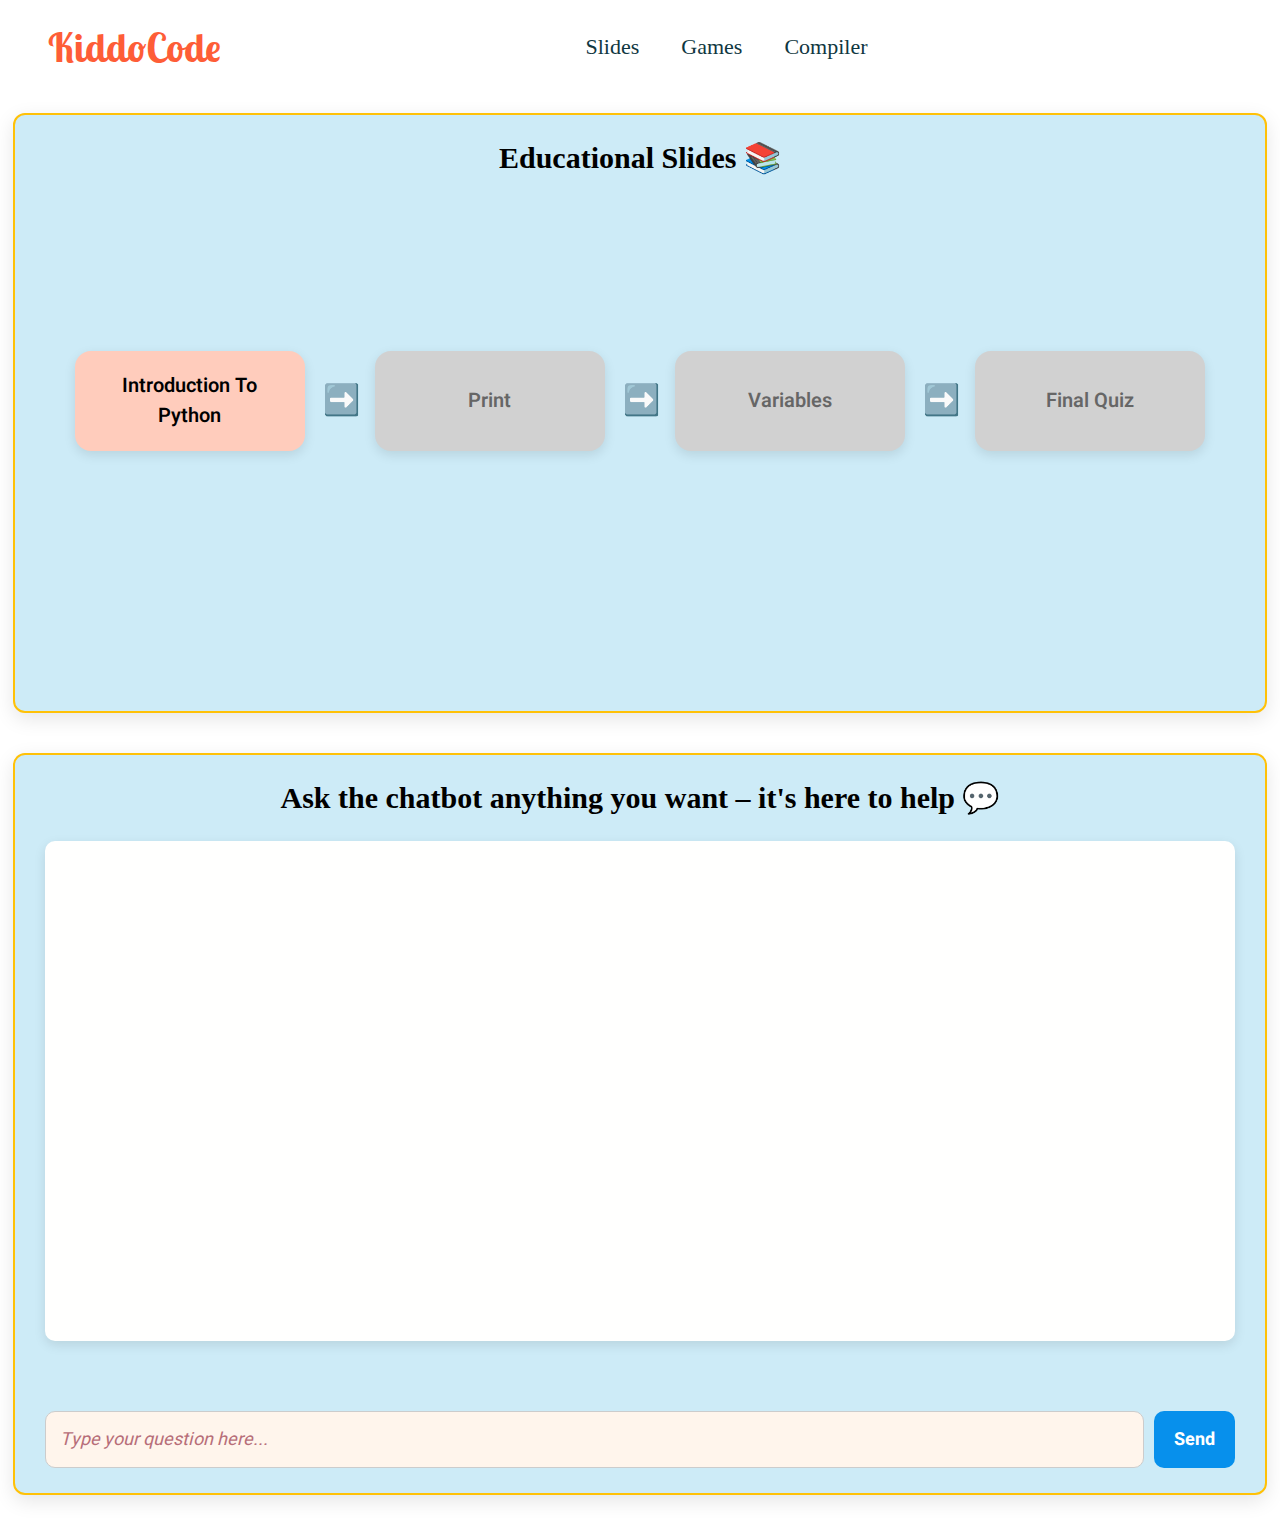
<file: pythonPage.html>
<!DOCTYPE html>
<html lang="ar">
<head>
  <meta charset="UTF-8" />
  <title>KiddoCode - Learning Programming Website</title>
  <meta content="width=device-width, initial-scale=1.0" name="viewport" />
  <link href="https://fonts.googleapis.com/css2?family=Heebo:wght@400;500;600&family=Inter:wght@600&family=Lobster+Two:wght@700&display=swap" rel="stylesheet" />
  <link href="https://cdnjs.cloudflare.com/ajax/libs/font-awesome/5.10.0/css/all.min.css" rel="stylesheet" />
  <link href="https://cdn.jsdelivr.net/npm/bootstrap-icons@1.4.1/font/bootstrap-icons.css" rel="stylesheet" />
  <link href="css/bootstrap.min.css" rel="stylesheet" />
  <link href="css/style.css" rel="stylesheet" />

</head>
<body>
  <nav class="navbar navbar-expand-lg bg-white navbar-light sticky-top px-4 px-lg-5 py-lg-0">
    <h1 class="m-0 text-primary">KiddoCode</h1>
    <button type="button" class="navbar-toggler" data-bs-toggle="collapse" data-bs-target="#navbarCollapse">
      <span class="navbar-toggler-icon"></span>
    </button>
    <div class="collapse navbar-collapse" id="navbarCollapse">
      <div class="navbar-nav mx-auto">
        <a class="nav-item nav-link" href="#" onclick="showSection('slides')">Slides</a>
        <a class="nav-item nav-link" href="#" onclick="showSection('games')">Games</a>
        <a class="nav-item nav-link" href="#">Compiler</a>
      </div>
    </div>
  </nav>

  <div class="main-content">
    <div id="slides-container" class="section-container">
      <h2 class="section-title">Educational Slides 📚</h2>
      <div class="roadmap" id="roadmap">
        <div class="lesson" onclick="openLesson(1)">Introduction To Python</div>
        <div class="lesson locked">Print</div>
        <div class="lesson locked">Variables</div>
        <div class="lesson locked">Final Quiz</div>
      </div>
      <div id="lessonContainer">
        <iframe id="lessonFrame" src=""></iframe>
      </div>
    </div>

    <div id="games-container" class="section-container" style="display:none;">
      <h2 class="section-title">Fun Coding Games 🎮</h2>
      <p style="text-align: center;">Ready to play and learn? Choose a game below:</p>
      
    </div>

    <div id="chat-container" class="section-container">
      <h2 class="section-title">Ask the chatbot anything you want – it's here to help 💬</h2>
      <div id="chat-box"></div>
      <div id="chat-controls">
        <input type="text" id="user-input" placeholder="Type your question here..." />
        <button id="send-btn" onclick="sendMessage()">Send</button>
      </div>
    </div>
  </div>

  <script>
    function showSection(sectionId) {
      const sections = {
        slides: 'slides-container',
        games: 'games-container'
      };
      for (let id in sections) {
        const el = document.getElementById(sections[id]);
        if (el) el.style.display = (id === sectionId) ? 'block' : 'none';
      }
    }

    function openLesson(num) {
      const geniallyLinks = {
        1: 'https://view.genially.com/6846e77c378543d848c28de4'
      };
      if (geniallyLinks[num]) {
        document.getElementById('lessonFrame').src = geniallyLinks[num];
        document.getElementById('roadmap').style.display = 'none';
        document.getElementById('lessonContainer').style.display = 'block';
      }
    }

    function closeLesson() {
      document.getElementById('lessonFrame').src = '';
      document.getElementById('lessonContainer').style.display = 'none';
      document.getElementById('roadmap').style.display = 'flex';
    }

    async function sendMessage() {
      const msg = document.getElementById("user-input").value;
      if (!msg.trim()) return;

      const chatBox = document.getElementById("chat-box");
      chatBox.innerHTML += `<div class='chat-bubble-user'>${msg}</div>`;

      const response = await fetch("https://geminichatbot-s0r7.onrender.com/chat", {
        method: "POST",
        headers: { "Content-Type": "application/json" },
        body: JSON.stringify({ message: msg })
      });

      const data = await response.json();
      chatBox.innerHTML += `<div class='chat-bubble-bot'>${data.reply}</div>`;
      chatBox.scrollTop = chatBox.scrollHeight;
      document.getElementById("user-input").value = "";
    }

    document.addEventListener('DOMContentLoaded', () => {
      showSection('slides');
    });
  </script>
</body>
</html>
</file>
<file: css/style.css>
/********** Template CSS **********/
:root {
    --primary: #FE5D37;
    --light: #FFF5F3;
    --dark: #103741;
}

.back-to-top {
    position: fixed;
    display: none;
    right: 45px;
    bottom: 45px;
    z-index: 99;
}


/*** Spinner ***/
#spinner {
    opacity: 0;
    visibility: hidden;
    transition: opacity .5s ease-out, visibility 0s linear .5s;
    z-index: 99999;
}

#spinner.show {
    transition: opacity .5s ease-out, visibility 0s linear 0s;
    visibility: visible;
    opacity: 1;
}


/*** Button ***/
.btn {
    font-weight: 500;
    transition: .5s;
}

.btn.btn-primary {
    color: #FFFFFF;
}

.btn-square {
    width: 38px;
    height: 38px;
}

.btn-sm-square {
    width: 32px;
    height: 32px;
}

.btn-lg-square {
    width: 48px;
    height: 48px;
}

.btn-square,
.btn-sm-square,
.btn-lg-square {
    padding: 0;
    display: flex;
    align-items: center;
    justify-content: center;
    font-weight: normal;
    border-radius: 50px;
}


/*** Heading ***/
h1,
h2,
h3,
h4,
.h1,
.h2,
.h3,
.h4,
.display-1,
.display-2,
.display-3,
.display-4,
.display-5,
.display-6 {
    font-family: 'Lobster Two', cursive;
    font-weight: 700;
}

h5,
h6,
.h5,
.h6 {
    font-weight: 600;
}

.font-secondary {
    font-family: 'Lobster Two', cursive;
}


/*** Navbar ***/
.navbar .navbar-nav .nav-link {
    padding: 30px 15px;
    color: var(--dark);
    font-weight: 500;
    outline: none;
}

.navbar .navbar-nav .nav-link:hover,
.navbar .navbar-nav .nav-link.active {
    color: var(--primary);
}

.navbar.sticky-top {
    top: -100px;
    transition: .5s;
}

.navbar .dropdown-toggle::after {
    border: none;
    content: "\f107";
    font-family: "Font Awesome 5 Free";
    font-weight: 900;
    vertical-align: middle;
    margin-left: 5px;
    transition: .5s;
}

.navbar .dropdown-toggle[aria-expanded=true]::after {
    transform: rotate(-180deg);
}

@media (max-width: 991.98px) {
    .navbar .navbar-nav .nav-link  {
        margin-right: 0;
        padding: 10px 0;
    }

    .navbar .navbar-nav {
        margin-top: 15px;
        border-top: 1px solid #EEEEEE;
    }
}

@media (min-width: 992px) {
    .navbar .nav-item .dropdown-menu {
        display: block;
        top: calc(100% - 15px);
        margin-top: 0;
        opacity: 0;
        visibility: hidden;
        transition: .5s;
        
    }

    .navbar .nav-item:hover .dropdown-menu {
        top: 100%;
        visibility: visible;
        transition: .5s;
        opacity: 1;
    }
}


/*** Header ***/
.header-carousel::before,
.header-carousel::after,
.page-header::before,
.page-header::after {
    position: absolute;
    content: "";
    width: 100%;
    height: 10px;
    top: 0;
    left: 0;
    background: url(../img/bg-header-top.png) center center repeat-x;
    z-index: 1;
}

.header-carousel::after,
.page-header::after {
    height: 19px;
    top: auto;
    bottom: 0;
    background: url(../img/bg-header-bottom.png) center center repeat-x;
}

@media (max-width: 768px) {
    .header-carousel .owl-carousel-item {
        position: relative;
        min-height: 500px;
    }
    
    .header-carousel .owl-carousel-item img {
        position: absolute;
        width: 100%;
        height: 100%;
        object-fit: cover;
    }

    .header-carousel .owl-carousel-item p {
        font-size: 16px !important;
        font-weight: 400 !important;
    }

    .header-carousel .owl-carousel-item h1 {
        font-size: 30px;
        font-weight: 600;
    }
}

.header-carousel .owl-nav {
    position: absolute;
    top: 50%;
    right: 8%;
    transform: translateY(-50%);
    display: flex;
    flex-direction: column;
}

.header-carousel .owl-nav .owl-prev,
.header-carousel .owl-nav .owl-next {
    margin: 7px 0;
    width: 45px;
    height: 45px;
    display: flex;
    align-items: center;
    justify-content: center;
    color: #FFFFFF;
    background: transparent;
    border: 1px solid #FFFFFF;
    border-radius: 45px;
    font-size: 22px;
    transition: .5s;
}

.header-carousel .owl-nav .owl-prev:hover,
.header-carousel .owl-nav .owl-next:hover {
    background: var(--primary);
    border-color: var(--primary);
}

.page-header {
    background: linear-gradient(rgba(0, 0, 0, .2), rgba(0, 0, 0, .2)), url(../img/carousel-1.jpg) center center no-repeat;
    background-size: cover;
}

.breadcrumb-item + .breadcrumb-item::before {
    color: rgba(255, 255, 255, .5);
}


/*** Facility ***/
.facility-item .facility-icon {
    position: relative;
    margin: 0 auto;
    width: 100px;
    height: 100px;
    border-radius: 100px;
    display: flex;
    align-items: center;
    justify-content: center;
}

.facility-item .facility-icon::before {
    position: absolute;
    content: "";
    width: 100%;
    height: 100%;
    top: 0;
    left: 0;
    background: rgba(255, 255, 255, .9);
    transition: .5s;
    z-index: 1;
}

.facility-item .facility-icon span {
    position: absolute;
    content: "";
    width: 15px;
    height: 30px;
    top: 0;
    left: 0;
    border-radius: 50%;
}

.facility-item .facility-icon span:last-child {
    left: auto;
    right: 0;
}

.facility-item .facility-icon i {
    position: relative;
    z-index: 2;
}

.facility-item .facility-text {
    position: relative;
    min-height: 250px;
    padding: 30px;
    border-radius: 100%;
    display: flex;
    text-align: center;
    justify-content: center;
    flex-direction: column;
}

.facility-item .facility-text::before {
    position: absolute;
    content: "";
    width: 100%;
    height: 100%;
    top: 0;
    left: 0;
    background: rgba(255, 255, 255, .9);
    transition: .5s;
    z-index: 1;
}

.facility-item .facility-text * {
    position: relative;
    z-index: 2;
}

.facility-item:hover .facility-icon::before,
.facility-item:hover .facility-text::before {
    background: transparent;
}

.facility-item * {
    transition: .5s;
}

.facility-item:hover * {
    color: #FFFFFF !important;
}


/*** About ***/
.about-img img {
    transition: .5s;
}

.about-img img:hover {
    background: var(--primary) !important;
}


/*** Classes ***/
.classes-item {
    transition: .5s;
}

.classes-item:hover {
    margin-top: -10px;
}


/*** Team ***/
.team-item .team-text {
    position: absolute;
    width: 250px;
    height: 250px;
    bottom: 0;
    right: 0;
    display: flex;
    align-items: center;
    justify-content: center;
    flex-direction: column;
    background: #FFFFFF;
    border: 17px solid var(--light);
    border-radius: 250px;
    transition: .5s;
}

.team-item:hover .team-text {
    border-color: var(--primary);
}


/*** Testimonial ***/
.testimonial-carousel {
    padding-left: 1.5rem;
    padding-right: 1.5rem;
}

@media (min-width: 576px) {
    .testimonial-carousel {
        padding-left: 4rem;
        padding-right: 4rem;
    }
}

.testimonial-carousel .testimonial-item .border {
    border: 1px dashed rgba(0, 185, 142, .3) !important;
}

.testimonial-carousel .owl-nav {
    position: absolute;
    width: 100%;
    height: 45px;
    top: 50%;
    left: 0;
    transform: translateY(-50%);
    display: flex;
    justify-content: space-between;
    z-index: 1;
}

.testimonial-carousel .owl-nav .owl-prev,
.testimonial-carousel .owl-nav .owl-next {
    position: relative;
    width: 45px;
    height: 45px;
    display: flex;
    align-items: center;
    justify-content: center;
    color: #FFFFFF;
    background: var(--primary);
    border-radius: 45px;
    font-size: 20px;
    transition: .5s;
}

.testimonial-carousel .owl-nav .owl-prev:hover,
.testimonial-carousel .owl-nav .owl-next:hover {
    background: var(--dark);
}


/*** Footer ***/
.footer .btn.btn-social {
    margin-right: 5px;
    width: 45px;
    height: 45px;
    display: flex;
    align-items: center;
    justify-content: center;
    color: #FFFFFF;
    border: 1px solid rgba(255,255,255,0.5);
    border-radius: 45px;
    transition: .3s;
}

.footer .btn.btn-social:hover {
    border-color: var(--primary);
    background: var(--primary);
}

.footer .btn.btn-link {
    display: block;
    margin-bottom: 5px;
    padding: 0;
    text-align: left;
    font-size: 16px;
    font-weight: normal;
    text-transform: capitalize;
    transition: .3s;
}

.footer .btn.btn-link::before {
    position: relative;
    content: "\f105";
    font-family: "Font Awesome 5 Free";
    font-weight: 900;
    margin-right: 10px;
}

.footer .btn.btn-link:hover {
    color: var(--primary) !important;
    letter-spacing: 1px;
    box-shadow: none;
}

.footer .form-control {
    border-color: rgba(255,255,255,0.5);
}

.footer .copyright {
    padding: 25px 0;
    font-size: 15px;
    border-top: 1px solid rgba(256, 256, 256, .1);
}

.footer .copyright a {
    color: #FFFFFF;
}

.footer .footer-menu a {
    margin-right: 15px;
    padding-right: 15px;
    border-right: 1px solid rgba(255, 255, 255, .1);
}

.footer .copyright a:hover,
.footer .footer-menu a:hover {
    color: var(--primary) !important;
}

.footer .footer-menu a:last-child {
    margin-right: 0;
    padding-right: 0;
    border-right: none;
}
body {
  font-family: 'Comic Sans MS', 'Cairo', sans-serif;
  background-color: #fffdf8;
  margin: 0;
  padding: 0;
}

.custom-navbar {
  background-color: #fff7f0;
  border-bottom: 2px solid #ffcfa3;
  padding: 12px 30px;
  box-shadow: 0 3px 6px rgba(255, 167, 80, 0.08);
}

.logo-text {
  font-size: 50px;
  color: #ff6f00;
  font-weight: bold;
}

.navbar-nav {
  gap: 12px;
}

.nav-item:nth-child(1) .custom-link {
  background-color: #b8efd0;
}
.nav-item:nth-child(2) .custom-link {
  background-color: #a0d8ef;
}
.nav-item:nth-child(3) .custom-link {
  background-color: #fad4d4;
}
.nav-item:nth-child(4) .custom-link {
  background-color: #f3d8ff;
}

.custom-link {
  font-size: 16px;
  padding: 8px 14px;
  border-radius: 10px;
  color: #333;
  font-weight: bold;
  transition: all 0.3s ease;
}

.custom-link:hover {
  transform: scale(1.05);
  opacity: 0.9;
}

section {
  width: 100%;
  padding: 40px 30px;
  border-radius: 0;
  box-shadow: none;
}

.navbar-nav .nav-link {
  font-size: 22px;
  font-weight: 600;
  color: #333;
  font-family: 'Chewy', cursive;
  transition: all 0.3s ease;
  font-weight: bold;
}

.navbar-nav .nav-link:hover {
  color: #ff6f00;
  transform: scale(1.05);
  text-decoration: none;
}

body {
  background-color: white;
  font-family: 'Heebo', sans-serif;
 
}


.main-content {
  width: 98%;
  max-width: 1400px;
  margin: 20px auto 40px auto;
  display: flex;
  flex-direction: column;
  gap: 40px;
}


.section-container {
  width: 100%;
  border: 2px solid #ffc107;
  border-radius: 12px;
  background-color: #cdebf7;
  padding: 25px 30px;
  box-shadow: 0 6px 20px rgba(0,0,0,0.1);
  min-height: 600px;
  box-sizing: border-box;
  position: relative; 
}

.section-title {
  font-size: 30px;
  color: black;
  font-weight: bold;
  margin-bottom: 25px;
  text-align: center;
  font-family: 'Chewy', cursive;
}


.roadmap {
  display: flex;
  flex-wrap: wrap;
  justify-content: center;     
  align-items: center;       
  gap: 70px;
  margin-bottom: 40px;
  min-height: 400px;           
  box-sizing: border-box;
  text-align: center;
}


.lesson {
   background-color: #ffccbc;
  border-radius: 16px;
  padding: 25px;
  font-weight: 600;
  font-size: 20px;
  color: #000;
  cursor: pointer;
  transition: 0.3s ease;
  box-shadow: 0 4px 12px rgba(0, 0, 0, 0.1);
  text-align: center;
  width: 230px;
  height: 100px;
  display: flex;
  align-items: center;
  justify-content: center;
  position: relative;
}

.lesson:hover {
  transform: scale(1.05);
  background-color: #ffe0b2;
}


.locked {
  background-color: #d1d1d1;
  cursor: not-allowed;
  color: #666;
}



#lessonContainer {
  display: none;
  width: 100%;
  aspect-ratio: 16 / 9; 
  border: 2px solid #ffc107;
  border-radius: 12px;
  box-shadow: 0 6px 15px rgba(0,0,0,0.1);
  margin-top: 20px;
  overflow: hidden;
  background-color: #fff;
}


#lessonFrame {
 width: 100%;
  height: 100%;
  border: none;
  border-radius: 12px;
  display: block;
}
.lesson:not(:last-child)::after {
  content: "➡️";
  position: absolute;
  right: -55px;
  top: 50%;
  transform: translateY(-50%);
  font-size: 30px;
  color: #555;
}

#chat-box {
  height: 500px;
  overflow-y: auto;
  padding: 15px;
  background-color: #fffffe;
  border-radius: 10px;
  font-size: 16px;
  display: flex;
  flex-direction: column;
  gap: 10px;
  box-shadow: 0 4px 12px rgba(0, 0, 0, 0.1);
  
}


.chat-bubble-user {
  background-color: #dcf1fa; 
color: #003344;
  padding: 12px 18px;
  border-radius: 16px 16px 0 16px;
  max-width: 80%;
  color: #000;
  
}


.chat-bubble-bot {
  background-color: #f3e8ff;
color: #3d2c5d;
  padding: 12px 18px;
  border-radius: 16px 16px 16px 0;
  max-width: 80%;
 }

#chat-controls {
  display: flex;
  gap: 10px;
  margin-top: 70px;
}

#user-input {
  flex: 1;
  padding: 14px;
  font-size: 18px;
  border: 1px solid #ccc;
  border-radius: 10px;
  background-color: #fff5ec;
}

#user-input::placeholder {
  color: #b76e79;
  font-style: italic;
}

#send-btn {
  padding: 12px 20px;
  font-size: 18px;
  background-color: #0790ec;
  color: white;
  border: none;
  border-radius: 10px;
  cursor: pointer;
  font-weight: bold;
}
</file>
<file: joinUs.css>
@import url('https://fonts.googleapis.com/css?family=Montserrat:400,800');

* {
	box-sizing: border-box;
}

body {
	background: #f6f5f7;
	display: flex;
	justify-content: center;
	align-items: center;
	flex-direction: column;
	font-family: 'Montserrat', sans-serif;
	height: 100vh;
	margin: -20px 0 50px;
}

h1 {
	font-weight: bold;
	margin: 0;
}

h2 {
	text-align: center;
}

p {
	font-size: 14px;
	font-weight: 100;
	line-height: 20px;
	letter-spacing: 0.5px;
	margin: 20px 0 30px;
}

span {
	font-size: 12px;
}

a {
	color: #333;
	font-size: 14px;
	text-decoration: none;
	margin: 15px 0;
}

button {
	border-radius: 20px;
	border: 1px solid #FF4B2B;
	background-color: #FF4B2B;
	color: #FFFFFF;
	font-size: 12px;
	font-weight: bold;
	padding: 12px 45px;
	letter-spacing: 1px;
	text-transform: uppercase;
	transition: transform 80ms ease-in;
}

button:active {
	transform: scale(0.95);
}

button:focus {
	outline: none;
}

button.ghost {
	background-color: transparent;
	border-color: #FFFFFF;
}

form {
	background-color: #FFFFFF;
	display: flex;
	align-items: center;
	justify-content: center;
	flex-direction: column;
	padding: 0 50px;
	height: 100%;
	text-align: center;
}

input {
	background-color: #eee;
	border: none;
	padding: 12px 15px;
	margin: 8px 0;
	width: 100%;
}

.container {
	background-color: #fff;
	border-radius: 10px;
  	box-shadow: 0 14px 28px rgba(0,0,0,0.25), 
			0 10px 10px rgba(0,0,0,0.22);
	position: relative;
	overflow: hidden;
	width: 768px;
	max-width: 100%;
	min-height: 480px;
}

.form-container {
	position: absolute;
	top: 0;
	height: 100%;
	transition: all 0.6s ease-in-out;
}

.sign-in-container {
	left: 0;
	width: 50%;
	z-index: 2;
}

/* RTL adjustments for sign-in-container */
html[dir="rtl"] .sign-in-container {
    left: auto; /* Remove LTR 'left' */
    right: 0; /* Align to the right in RTL */
}

.container.right-panel-active .sign-in-container {
	transform: translateX(100%);
}

/* RTL adjustments for active sign-in-container */
html[dir="rtl"] .container.right-panel-active .sign-in-container {
    transform: translateX(-100%); /* Reverse translation for RTL */
}

.sign-up-container {
	left: 0;
	width: 50%;
	opacity: 0;
	z-index: 1;
}

/* RTL adjustments for sign-up-container */
html[dir="rtl"] .sign-up-container {
    left: auto; /* Remove LTR 'left' */
    right: 0; /* Align to the right in RTL */
    transform: translateX(100%); /* Initially push it to the right in RTL context */
}


.container.right-panel-active .sign-up-container {
	transform: translateX(100%);
	opacity: 1;
	z-index: 5;
}

/* RTL adjustments for active sign-up-container */
html[dir="rtl"] .container.right-panel-active .sign-up-container {
    transform: translateX(0%); /* Bring it to view (no translation) */
}


.overlay-container {
	position: absolute;
	top: 0;
	left: 50%;
	width: 50%;
	height: 100%;
	overflow: hidden;
	transition: transform 0.6s ease-in-out;
	z-index: 100;
}

/* RTL adjustments for overlay-container */
html[dir="rtl"] .overlay-container {
    left: 0; /* Change left to 0 in RTL */
    right: 50%; /* Position from the right */
    transform: translateX(0%); /* Reset initial transform */
}


.container.right-panel-active .overlay-container{
	transform: translateX(-100%);
}

/* RTL adjustments for active overlay-container */
html[dir="rtl"] .container.right-panel-active .overlay-container {
    transform: translateX(100%); /* Reverse translation for RTL */
}


.overlay {
	background: #FF416C;
	background: -webkit-linear-gradient(to right, #FF4B2B, #FF416C);
	background: linear-gradient(to right, #FF4B2B, #FF416C);
	background-repeat: no-repeat;
	background-size: cover;
	background-position: 0 0;
	color: #FFFFFF;
	position: relative;
	left: -100%;
	height: 100%;
	width: 200%;
  	transform: translateX(0);
	transition: transform 0.6s ease-in-out;
}

/* RTL adjustments for overlay */
html[dir="rtl"] .overlay {
    left: auto; /* Remove LTR 'left' */
    right: -100%; /* Position from the right */
    background-position: 100% 0; /* Adjust background for RTL gradient direction */
    background: -webkit-linear-gradient(to left, #FF4B2B, #FF416C); /* Reverse gradient direction */
    background: linear-gradient(to left, #FF4B2B, #FF416C); /* Reverse gradient direction */
}


.container.right-panel-active .overlay {
  	transform: translateX(50%);
}

/* RTL adjustments for active overlay */
html[dir="rtl"] .container.right-panel-active .overlay {
    transform: translateX(-50%); /* Reverse translation for RTL */
}

.overlay-panel {
	position: absolute;
	display: flex;
	align-items: center;
	justify-content: center;
	flex-direction: column;
	padding: 0 40px;
	text-align: center;
	top: 0;
	height: 100%;
	width: 50%;
	transform: translateX(0);
	transition: transform 0.6s ease-in-out;
}

.overlay-left {
    left: 0; /* Keep left 0 for overlay-left, it's relative to the overlay */
	transform: translateX(-20%);
}

/* RTL adjustments for overlay-left */
html[dir="rtl"] .overlay-left {
    left: auto; /* Remove LTR 'left' for clarity */
    right: 0; /* Position from the right */
    transform: translateX(20%); /* Reverse translation for RTL */
}


.container.right-panel-active .overlay-left {
	transform: translateX(0);
}

.overlay-right {
	right: 0;
	transform: translateX(0);
}

/* RTL adjustments for overlay-right */
html[dir="rtl"] .overlay-right {
    right: auto; /* Remove LTR 'right' */
    left: 0; /* Position from the left */
    transform: translateX(0%); /* Reset initial transform */
}


.container.right-panel-active .overlay-right {
	transform: translateX(20%);
}

/* RTL adjustments for active overlay-right */
html[dir="rtl"] .container.right-panel-active .overlay-right {
    transform: translateX(-20%); /* Reverse translation for RTL */
}


.social-container {
	margin: 20px 0;
}

.social-container a {
	border: 1px solid #DDDDDD;
	border-radius: 50%;
	display: inline-flex;
	justify-content: center;
	align-items: center;
	margin: 0 5px;
	height: 40px;
	width: 40px;
}
</file>
